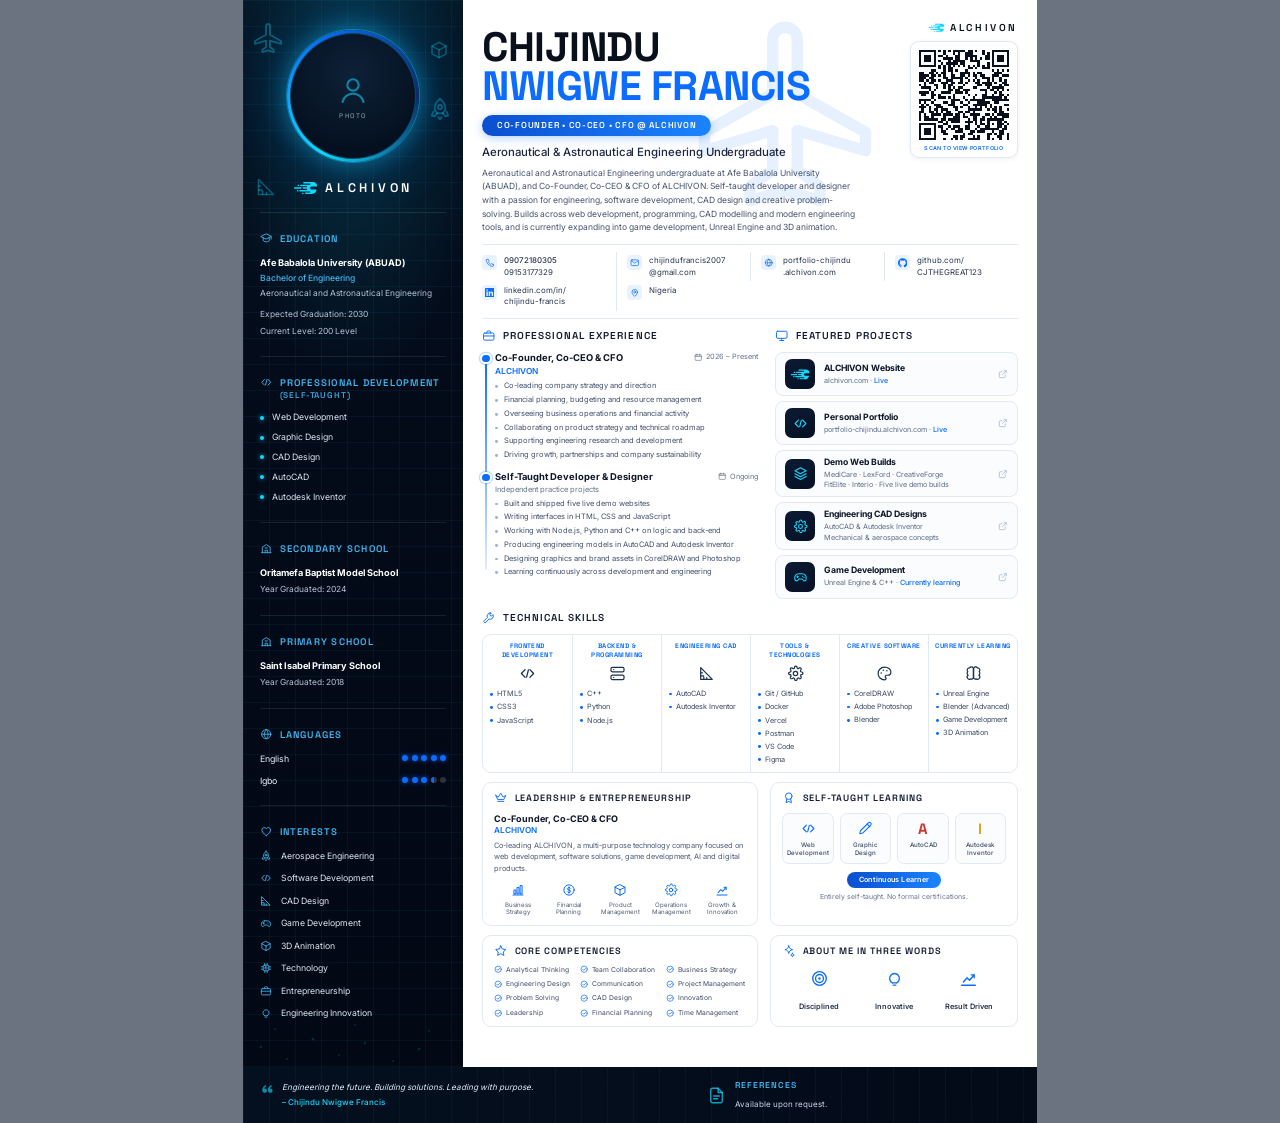
<file: CV/cv.html>
<!doctype html>
<html lang="en">
<head>
<meta charset="utf-8">
<title>Chijindu Nwigwe Francis | CV</title>
<link rel="stylesheet" href="fonts.css">
<link rel="stylesheet" href="cv.css">
</head>
<body>

<!-- ============================================================
     Icon sprite. Inlined rather than referenced from an external
     file because <use href="sprite.svg#id"> is blocked under file://,
     and this document has to open by double-clicking it.
     ============================================================ -->
<svg width="0" height="0" style="position:absolute" aria-hidden="true">
  <defs>
    <g id="s" fill="none" stroke="currentColor" stroke-width="1.7" stroke-linecap="round" stroke-linejoin="round"></g>
  </defs>
  <symbol id="i-cap" viewBox="0 0 24 24" fill="none" stroke="currentColor" stroke-width="1.7" stroke-linecap="round" stroke-linejoin="round">
    <path d="M2 8.4 12 3.5l10 4.9-10 4.9z"/><path d="M6.2 10.7V16c0 1.6 2.6 2.9 5.8 2.9s5.8-1.3 5.8-2.9v-5.3"/><path d="M21.4 8.8v5"/>
  </symbol>
  <symbol id="i-code" viewBox="0 0 24 24" fill="none" stroke="currentColor" stroke-width="1.8" stroke-linecap="round" stroke-linejoin="round">
    <polyline points="8.6 6.5 3.4 12 8.6 17.5"/><polyline points="15.4 6.5 20.6 12 15.4 17.5"/><line x1="13.3" y1="7" x2="10.7" y2="17"/>
  </symbol>
  <symbol id="i-school" viewBox="0 0 24 24" fill="none" stroke="currentColor" stroke-width="1.7" stroke-linecap="round" stroke-linejoin="round">
    <path d="M3 20.5h18"/><path d="M4.5 20.5V9.8L12 5l7.5 4.8v10.7"/><path d="M9.8 20.5v-4.7h4.4v4.7"/><path d="M9.8 11.4h4.4"/>
  </symbol>
  <symbol id="i-globe" viewBox="0 0 24 24" fill="none" stroke="currentColor" stroke-width="1.7" stroke-linecap="round" stroke-linejoin="round">
    <circle cx="12" cy="12" r="8.8"/><path d="M3.2 12h17.6"/><path d="M12 3.2c2.4 2.5 3.6 5.5 3.6 8.8s-1.2 6.3-3.6 8.8c-2.4-2.5-3.6-5.5-3.6-8.8S9.6 5.7 12 3.2z"/>
  </symbol>
  <symbol id="i-heart" viewBox="0 0 24 24" fill="none" stroke="currentColor" stroke-width="1.7" stroke-linecap="round" stroke-linejoin="round">
    <path d="M12 20.3S3.6 15.4 3.6 9.6a4.6 4.6 0 0 1 8.4-2.6 4.6 4.6 0 0 1 8.4 2.6c0 5.8-8.4 10.7-8.4 10.7z"/>
  </symbol>
  <symbol id="i-rocket" viewBox="0 0 24 24" fill="none" stroke="currentColor" stroke-width="1.7" stroke-linecap="round" stroke-linejoin="round">
    <path d="M12 2.6c3.2 2.4 5 6 5 9.9l-2.4 3.4H9.4L7 12.5c0-3.9 1.8-7.5 5-9.9z"/><circle cx="12" cy="10.2" r="1.9"/>
    <path d="M9.4 15.9 7 18.8l-2.6-.8 1.6-3.6"/><path d="m14.6 15.9 2.4 2.9 2.6-.8-1.6-3.6"/><path d="M10.6 19.4 12 21.6l1.4-2.2"/>
  </symbol>
  <symbol id="i-compass" viewBox="0 0 24 24" fill="none" stroke="currentColor" stroke-width="1.7" stroke-linecap="round" stroke-linejoin="round">
    <path d="M3.8 20.2h16.4L3.8 3.8z"/><path d="M3.8 15.4h4M3.8 11h2.6M8.2 20.2v-3.6M12.4 20.2v-2.4"/>
  </symbol>
  <symbol id="i-gamepad" viewBox="0 0 24 24" fill="none" stroke="currentColor" stroke-width="1.7" stroke-linecap="round" stroke-linejoin="round">
    <path d="M9.3 7.6h5.4a6.5 6.5 0 0 1 6.4 7.6l-.3 1.7a2.5 2.5 0 0 1-4.5 1.1l-1.4-1.9H9.1L7.7 18a2.5 2.5 0 0 1-4.5-1.1l-.3-1.7A6.5 6.5 0 0 1 9.3 7.6z"/>
    <path d="M7.4 11.1v2.6M6.1 12.4h2.6"/><circle cx="15.4" cy="11.7" r=".95" fill="currentColor" stroke="none"/><circle cx="17.6" cy="13.5" r=".95" fill="currentColor" stroke="none"/>
  </symbol>
  <symbol id="i-cube" viewBox="0 0 24 24" fill="none" stroke="currentColor" stroke-width="1.7" stroke-linecap="round" stroke-linejoin="round">
    <path d="m12 2.8 8.4 4.6v9.2L12 21.2 3.6 16.6V7.4z"/><path d="m3.6 7.4 8.4 4.6 8.4-4.6"/><path d="M12 12v9.2"/>
  </symbol>
  <symbol id="i-chip" viewBox="0 0 24 24" fill="none" stroke="currentColor" stroke-width="1.7" stroke-linecap="round" stroke-linejoin="round">
    <rect x="6.4" y="6.4" width="11.2" height="11.2" rx="2.2"/><rect x="10" y="10" width="4" height="4" rx=".8"/>
    <path d="M9.6 2.9v3.5M14.4 2.9v3.5M9.6 17.6v3.5M14.4 17.6v3.5M2.9 9.6h3.5M2.9 14.4h3.5M17.6 9.6h3.5M17.6 14.4h3.5"/>
  </symbol>
  <symbol id="i-briefcase" viewBox="0 0 24 24" fill="none" stroke="currentColor" stroke-width="1.7" stroke-linecap="round" stroke-linejoin="round">
    <rect x="2.7" y="7.2" width="18.6" height="12.6" rx="2.4"/><path d="M8.6 7.2V5.6a2 2 0 0 1 2-2h2.8a2 2 0 0 1 2 2v1.6"/><path d="M2.7 12.4h18.6"/>
  </symbol>
  <symbol id="i-bulb" viewBox="0 0 24 24" fill="none" stroke="currentColor" stroke-width="1.7" stroke-linecap="round" stroke-linejoin="round">
    <path d="M9.2 17.4a6.2 6.2 0 1 1 5.6 0"/><path d="M9.6 17.6h4.8"/><path d="M10.4 20.4h3.2"/>
  </symbol>
  <symbol id="i-monitor" viewBox="0 0 24 24" fill="none" stroke="currentColor" stroke-width="1.7" stroke-linecap="round" stroke-linejoin="round">
    <rect x="2.6" y="4" width="18.8" height="12.6" rx="2.2"/><path d="M8.4 20.4h7.2"/><path d="M12 16.6v3.8"/>
  </symbol>
  <symbol id="i-wrench" viewBox="0 0 24 24" fill="none" stroke="currentColor" stroke-width="1.7" stroke-linecap="round" stroke-linejoin="round">
    <path d="M14.6 3.4a5.6 5.6 0 0 0-5 8.1L3.9 17.2a2 2 0 0 0 0 2.9 2 2 0 0 0 2.9 0l5.7-5.7a5.6 5.6 0 0 0 6.9-7.9l-3 3-2.8-2.8 3-3a5.6 5.6 0 0 0-2-.3z"/>
  </symbol>
  <symbol id="i-crown" viewBox="0 0 24 24" fill="none" stroke="currentColor" stroke-width="1.7" stroke-linecap="round" stroke-linejoin="round">
    <path d="M3 7.6 6.6 15h10.8L21 7.6l-4.7 3L12 4.2 7.7 10.6z"/><path d="M6.6 18.4h10.8"/>
  </symbol>
  <symbol id="i-award" viewBox="0 0 24 24" fill="none" stroke="currentColor" stroke-width="1.7" stroke-linecap="round" stroke-linejoin="round">
    <circle cx="12" cy="9.2" r="5.8"/><path d="m8.6 14.2-1.4 6.6L12 18.6l4.8 2.2-1.4-6.6"/>
  </symbol>
  <symbol id="i-star" viewBox="0 0 24 24" fill="none" stroke="currentColor" stroke-width="1.7" stroke-linecap="round" stroke-linejoin="round">
    <path d="m12 3.2 2.75 5.7 6.25.85-4.55 4.35 1.1 6.2L12 17.2l-5.55 3.1 1.1-6.2L3 9.75l6.25-.85z"/>
  </symbol>
  <symbol id="i-sparkle" viewBox="0 0 24 24" fill="none" stroke="currentColor" stroke-width="1.7" stroke-linecap="round" stroke-linejoin="round">
    <path d="M12 3.2c.9 4.2 2.6 5.9 6.8 6.8-4.2.9-5.9 2.6-6.8 6.8-.9-4.2-2.6-5.9-6.8-6.8 4.2-.9 5.9-2.6 6.8-6.8z"/><path d="M18.6 16.4c.4 1.9 1.2 2.7 3.1 3.1-1.9.4-2.7 1.2-3.1 3.1-.4-1.9-1.2-2.7-3.1-3.1 1.9-.4 2.7-1.2 3.1-3.1z"/>
  </symbol>
  <symbol id="i-doc" viewBox="0 0 24 24" fill="none" stroke="currentColor" stroke-width="1.7" stroke-linecap="round" stroke-linejoin="round">
    <path d="M14 2.9H6.9a2.2 2.2 0 0 0-2.2 2.2v13.8a2.2 2.2 0 0 0 2.2 2.2h10.2a2.2 2.2 0 0 0 2.2-2.2V8.2z"/><path d="M14 2.9v5.3h5.3"/><path d="M8.4 12.6h7.2M8.4 16.1h5"/>
  </symbol>
  <symbol id="i-quote" viewBox="0 0 24 24" fill="currentColor" stroke="none">
    <path d="M9.4 5.4C6 6.9 3.8 10 3.8 13.6c0 3 1.8 5 4.3 5 2.2 0 3.8-1.6 3.8-3.8 0-2.1-1.5-3.6-3.5-3.6-.4 0-.8.1-1 .2.5-1.9 2.1-3.6 4.1-4.5zm9.6 0c-3.4 1.5-5.6 4.6-5.6 8.2 0 3 1.8 5 4.3 5 2.2 0 3.8-1.6 3.8-3.8 0-2.1-1.5-3.6-3.5-3.6-.4 0-.8.1-1 .2.5-1.9 2.1-3.6 4.1-4.5z"/>
  </symbol>
  <symbol id="i-phone" viewBox="0 0 24 24" fill="none" stroke="currentColor" stroke-width="1.8" stroke-linecap="round" stroke-linejoin="round">
    <path d="M21 16.9v2.7a1.8 1.8 0 0 1-2 1.8 17.8 17.8 0 0 1-7.8-2.8 17.5 17.5 0 0 1-5.4-5.4A17.8 17.8 0 0 1 3 5.4 1.8 1.8 0 0 1 4.8 3.4h2.7a1.8 1.8 0 0 1 1.8 1.6c.1.9.3 1.8.7 2.6a1.8 1.8 0 0 1-.4 1.9l-1.1 1.1a14.4 14.4 0 0 0 5.4 5.4l1.1-1.1a1.8 1.8 0 0 1 1.9-.4c.8.4 1.7.6 2.6.7a1.8 1.8 0 0 1 1.5 1.7z"/>
  </symbol>
  <symbol id="i-mail" viewBox="0 0 24 24" fill="none" stroke="currentColor" stroke-width="1.8" stroke-linecap="round" stroke-linejoin="round">
    <rect x="2.6" y="4.8" width="18.8" height="14.4" rx="2.4"/><path d="m3.4 7 8.6 6 8.6-6"/>
  </symbol>
  <symbol id="i-pin" viewBox="0 0 24 24" fill="none" stroke="currentColor" stroke-width="1.8" stroke-linecap="round" stroke-linejoin="round">
    <path d="M19 10.4c0 5.4-7 11-7 11s-7-5.6-7-11a7 7 0 0 1 14 0z"/><circle cx="12" cy="10.2" r="2.6"/>
  </symbol>
  <symbol id="i-github" viewBox="0 0 24 24" fill="currentColor" stroke="none">
    <path d="M12 .5C5.37.5 0 5.87 0 12.5c0 5.3 3.44 9.8 8.2 11.39.6.11.82-.26.82-.58l-.01-2.05c-3.34.73-4.04-1.61-4.04-1.61-.55-1.39-1.34-1.76-1.34-1.76-1.09-.75.08-.73.08-.73 1.2.09 1.84 1.24 1.84 1.24 1.07 1.83 2.81 1.3 3.5.99.11-.78.42-1.3.76-1.6-2.67-.3-5.47-1.34-5.47-5.96 0-1.32.47-2.39 1.24-3.23-.13-.3-.54-1.53.11-3.18 0 0 1.01-.32 3.3 1.23a11.5 11.5 0 0 1 6.01 0c2.29-1.55 3.3-1.23 3.3-1.23.65 1.65.24 2.88.12 3.18.77.84 1.23 1.91 1.23 3.23 0 4.63-2.8 5.65-5.48 5.95.43.37.81 1.1.81 2.22l-.01 3.29c0 .32.21.7.83.58A12 12 0 0 0 24 12.5C24 5.87 18.63.5 12 .5z"/>
  </symbol>
  <symbol id="i-linkedin" viewBox="0 0 24 24" fill="currentColor" stroke="none">
    <path d="M20.45 20.45h-3.56v-5.57c0-1.33-.02-3.04-1.85-3.04-1.85 0-2.14 1.45-2.14 2.94v5.67H9.35V9h3.41v1.56h.05a3.74 3.74 0 0 1 3.37-1.85c3.6 0 4.27 2.37 4.27 5.46v6.28zM5.34 7.43a2.07 2.07 0 1 1 0-4.13 2.07 2.07 0 0 1 0 4.13zM7.12 20.45H3.56V9h3.56v11.45zM22.22 0H1.77C.79 0 0 .77 0 1.72v20.56C0 23.23.79 24 1.77 24h20.45c.98 0 1.78-.77 1.78-1.72V1.72C24 .77 23.2 0 22.22 0z"/>
  </symbol>
  <symbol id="i-server" viewBox="0 0 24 24" fill="none" stroke="currentColor" stroke-width="1.7" stroke-linecap="round" stroke-linejoin="round">
    <rect x="2.8" y="3.4" width="18.4" height="6.2" rx="2"/><rect x="2.8" y="14.4" width="18.4" height="6.2" rx="2"/>
    <path d="M6.6 6.5h.02M6.6 17.5h.02"/>
  </symbol>
  <symbol id="i-palette" viewBox="0 0 24 24" fill="none" stroke="currentColor" stroke-width="1.7" stroke-linecap="round" stroke-linejoin="round">
    <path d="M12 3a9 9 0 0 0 0 18c1.4 0 2.2-.9 2.2-2 0-.6-.2-1-.6-1.4-.4-.4-.6-.8-.6-1.3 0-1 .8-1.8 1.9-1.8h1.4A4.7 4.7 0 0 0 21 9.8C21 6 16.9 3 12 3z"/>
    <circle cx="7.4" cy="11.4" r="1.1" fill="currentColor" stroke="none"/><circle cx="10.4" cy="7.4" r="1.1" fill="currentColor" stroke="none"/><circle cx="15.4" cy="8.2" r="1.1" fill="currentColor" stroke="none"/>
  </symbol>
  <symbol id="i-brain" viewBox="0 0 24 24" fill="none" stroke="currentColor" stroke-width="1.7" stroke-linecap="round" stroke-linejoin="round">
    <path d="M12 5.2a3 3 0 0 0-5.6-1.1A3.1 3.1 0 0 0 4 9.4a3.2 3.2 0 0 0 .5 4.9A3 3 0 0 0 8 19.6a3 3 0 0 0 4-1.5z"/>
    <path d="M12 5.2a3 3 0 0 1 5.6-1.1A3.1 3.1 0 0 1 20 9.4a3.2 3.2 0 0 1-.5 4.9A3 3 0 0 1 16 19.6a3 3 0 0 1-4-1.5z"/><path d="M12 5.2v12.9"/>
  </symbol>
  <symbol id="i-gear" viewBox="0 0 24 24" fill="none" stroke="currentColor" stroke-width="1.7" stroke-linecap="round" stroke-linejoin="round">
    <circle cx="12" cy="12" r="3.1"/>
    <path d="M19.2 14.4a1.5 1.5 0 0 0 .3 1.7l.1.1a1.8 1.8 0 1 1-2.6 2.6l-.1-.1a1.5 1.5 0 0 0-1.7-.3 1.5 1.5 0 0 0-.9 1.4v.2a1.8 1.8 0 1 1-3.6 0v-.1a1.5 1.5 0 0 0-1-1.4 1.5 1.5 0 0 0-1.7.3l-.1.1a1.8 1.8 0 1 1-2.6-2.6l.1-.1a1.5 1.5 0 0 0 .3-1.7 1.5 1.5 0 0 0-1.4-.9h-.2a1.8 1.8 0 1 1 0-3.6h.1a1.5 1.5 0 0 0 1.4-1 1.5 1.5 0 0 0-.3-1.7l-.1-.1a1.8 1.8 0 1 1 2.6-2.6l.1.1a1.5 1.5 0 0 0 1.7.3h.1a1.5 1.5 0 0 0 .9-1.4v-.2a1.8 1.8 0 1 1 3.6 0v.1a1.5 1.5 0 0 0 .9 1.4 1.5 1.5 0 0 0 1.7-.3l.1-.1a1.8 1.8 0 1 1 2.6 2.6l-.1.1a1.5 1.5 0 0 0-.3 1.7v.1a1.5 1.5 0 0 0 1.4.9h.2a1.8 1.8 0 1 1 0 3.6h-.1a1.5 1.5 0 0 0-1.4.9z"/>
  </symbol>
  <symbol id="i-chart" viewBox="0 0 24 24" fill="none" stroke="currentColor" stroke-width="1.8" stroke-linecap="round" stroke-linejoin="round">
    <path d="M3.4 20.6h17.2"/><rect x="5" y="12" width="3.4" height="6.6" rx="1"/><rect x="10.3" y="7.6" width="3.4" height="11" rx="1"/><rect x="15.6" y="4.2" width="3.4" height="14.4" rx="1"/>
  </symbol>
  <symbol id="i-coins" viewBox="0 0 24 24" fill="none" stroke="currentColor" stroke-width="1.7" stroke-linecap="round" stroke-linejoin="round">
    <circle cx="12" cy="12" r="8.8"/><path d="M12 6.6v10.8"/><path d="M14.8 9.1a3 3 0 0 0-2.8-1.3c-1.7 0-2.8.9-2.8 2.1 0 3 5.6 1.5 5.6 4.4 0 1.3-1.2 2.2-2.8 2.2a3.1 3.1 0 0 1-2.9-1.4"/>
  </symbol>
  <symbol id="i-box" viewBox="0 0 24 24" fill="none" stroke="currentColor" stroke-width="1.7" stroke-linecap="round" stroke-linejoin="round">
    <path d="m12 2.9 8.5 4.4v9.4L12 21.1l-8.5-4.4V7.3z"/><path d="m3.5 7.3 8.5 4.4 8.5-4.4M12 11.7v9.4"/>
  </symbol>
  <symbol id="i-trend" viewBox="0 0 24 24" fill="none" stroke="currentColor" stroke-width="1.8" stroke-linecap="round" stroke-linejoin="round">
    <path d="M3.4 20.6h17.2"/><path d="M5.6 16.4 10 11.2l3.4 3 5.4-6.6"/><path d="M15.4 7.4h3.8v3.8"/>
  </symbol>
  <symbol id="i-target" viewBox="0 0 24 24" fill="none" stroke="currentColor" stroke-width="1.7" stroke-linecap="round" stroke-linejoin="round">
    <circle cx="12" cy="12" r="8.6"/><circle cx="12" cy="12" r="5"/><circle cx="12" cy="12" r="1.5" fill="currentColor" stroke="none"/>
  </symbol>
  <symbol id="i-check" viewBox="0 0 24 24" fill="none" stroke="currentColor" stroke-width="2" stroke-linecap="round" stroke-linejoin="round">
    <circle cx="12" cy="12" r="9"/><path d="m8 12.3 2.7 2.7L16 9.6"/>
  </symbol>
  <symbol id="i-ext" viewBox="0 0 24 24" fill="none" stroke="currentColor" stroke-width="1.9" stroke-linecap="round" stroke-linejoin="round">
    <path d="M14.4 4.2h5.4v5.4"/><path d="M19.8 4.2 10.8 13.2"/><path d="M17.4 14v4.8a2 2 0 0 1-2 2H5.2a2 2 0 0 1-2-2V8.6a2 2 0 0 1 2-2H10"/>
  </symbol>
  <symbol id="i-cal" viewBox="0 0 24 24" fill="none" stroke="currentColor" stroke-width="1.8" stroke-linecap="round" stroke-linejoin="round">
    <rect x="3.2" y="5" width="17.6" height="15.8" rx="2.2"/><path d="M3.2 9.8h17.6M8.2 3v4M15.8 3v4"/>
  </symbol>
  <symbol id="i-layers" viewBox="0 0 24 24" fill="none" stroke="currentColor" stroke-width="1.7" stroke-linecap="round" stroke-linejoin="round">
    <path d="m12 2.8 9 4.8-9 4.8-9-4.8z"/><path d="m3 12.4 9 4.8 9-4.8"/><path d="m3 16.9 9 4.8 9-4.8"/>
  </symbol>
  <symbol id="i-pen" viewBox="0 0 24 24" fill="none" stroke="currentColor" stroke-width="1.7" stroke-linecap="round" stroke-linejoin="round">
    <path d="M16.6 2.9a2.6 2.6 0 0 1 3.7 3.7L7.6 19.3l-4.8 1.1 1.1-4.8z"/><path d="m14.6 4.9 4.5 4.5"/>
  </symbol>
  <symbol id="i-user" viewBox="0 0 24 24" fill="none" stroke="currentColor" stroke-width="1.5" stroke-linecap="round" stroke-linejoin="round">
    <circle cx="12" cy="8.4" r="4"/><path d="M4.6 20.4a7.6 7.6 0 0 1 14.8 0"/>
  </symbol>
  <symbol id="i-plane" viewBox="0 0 24 24" fill="none" stroke="currentColor" stroke-width="1.3" stroke-linecap="round" stroke-linejoin="round">
    <path d="M10.6 2.8a1.4 1.4 0 0 1 2.8 0V9l7.8 4.4v2.1l-7.8-2.3v4.5l2.6 1.9v1.6L12 20.1l-4 1.1v-1.6l2.6-1.9v-4.5L2.8 15.5v-2.1L10.6 9z"/>
  </symbol>
  <symbol id="i-alchivon" viewBox="0 0 257 144" fill="currentColor" stroke="none">
    <path d="M 111 10.706 C 105.380 12.760, 103.609 17.962, 107.043 22.327 L 109.085 24.924 142.508 25.212 C 178.402 25.521, 177.869 25.442, 179.455 30.733 C 179.944 32.367, 179.448 33.643, 177.608 35.483 L 175.091 38 126.045 38 C 78.333 38, 76.946 38.054, 75 40 C 72.306 42.694, 72.358 48.109, 75.103 50.595 C 77.056 52.364, 79.555 52.536, 110.141 53 C 145.919 53.543, 144.952 53.371, 144.985 59.193 C 145.014 64.399, 142.581 65, 121.466 65 C 99.804 65, 98 65.574, 98 72.466 C 98 79.259, 100.424 80, 122.635 80 C 140.667 80, 142.138 80.138, 144 82 C 145.100 83.100, 146 84.900, 146 86 C 146 87.100, 145.100 88.900, 144 90 C 142.074 91.926, 140.667 92, 106.135 92 C 71.365 92, 70.189 92.063, 67.635 94.073 C 64.191 96.782, 64.043 101.752, 67.314 104.826 L 69.629 107 122.659 107 C 181.255 107, 179 106.750, 179 113.257 C 179 118.818, 178.112 119, 151.039 119 C 122.793 119, 121.909 119.220, 121.709 126.300 C 121.501 133.634, 120.611 133.465, 161.113 133.786 C 199.431 134.091, 204.684 133.665, 213.733 129.522 C 225.182 124.280, 239.103 106.104, 240.682 94.337 C 241.611 87.409, 241.586 87.402, 211.848 86.591 C 188.678 85.959, 185.170 85.650, 182.515 84.006 C 173.524 78.437, 173.997 64.343, 183.347 59.226 C 186.077 57.731, 190.252 57.459, 214.499 57.190 C 248.137 56.819, 247.439 57.061, 246.823 45.981 C 245.907 29.500, 231.006 14.177, 212.918 11.114 C 206.202 9.977, 114.004 9.608, 111 10.706 M 48 40 C 45.473 42.527, 45.433 47.079, 47.912 50.139 C 49.547 52.159, 50.715 52.500, 56 52.500 C 61.285 52.500, 62.453 52.159, 64.088 50.139 C 66.574 47.070, 66.521 42.936, 63.961 40.189 C 61.119 37.138, 50.982 37.018, 48 40 M 12.174 67.314 C 9.290 70.385, 9.403 74.493, 12.455 77.545 L 14.909 80 49.780 80 L 84.651 80 86.826 77.686 C 89.593 74.740, 89.676 69.676, 87 67 C 85.075 65.075, 83.667 65, 49.674 65 L 14.349 65 12.174 67.314 M 41.635 94.073 C 38.349 96.657, 38.073 101.628, 41.039 104.811 C 43.861 107.841, 52.625 107.929, 55.811 104.961 C 61.283 99.864, 56.847 92, 48.500 92 C 45.735 92, 43.357 92.718, 41.635 94.073 M 94.557 122.223 C 90.358 128.216, 95.117 134.532, 103.242 133.751 C 109.034 133.194, 111 131.347, 111 126.464 C 111 121.815, 108.397 120, 101.728 120 C 97.060 120, 95.851 120.375, 94.557 122.223"/>
  </symbol>
</svg>

<div class="page">
  <div class="page__body">

    <!-- ============================ SIDEBAR ============================ -->
    <aside class="side">
      <svg class="blueprint-art bp-1" viewBox="0 0 24 24"><use href="#i-plane"/></svg>
      <svg class="blueprint-art bp-2" viewBox="0 0 24 24"><use href="#i-rocket"/></svg>
      <svg class="blueprint-art bp-3" viewBox="0 0 24 24"><use href="#i-cube"/></svg>
      <svg class="blueprint-art bp-4" viewBox="0 0 24 24"><use href="#i-compass"/></svg>
      <svg class="bp-dots" viewBox="0 0 200 90" fill="rgba(18,216,255,.35)" preserveAspectRatio="none">
        <circle cx="18" cy="70" r="1.2"/><circle cx="44" cy="82" r="1"/><circle cx="70" cy="62" r="1.4"/>
        <circle cx="96" cy="78" r="1"/><circle cx="122" cy="66" r="1.2"/><circle cx="150" cy="84" r="1"/>
        <circle cx="176" cy="72" r="1.3"/><circle cx="32" cy="52" r="1"/><circle cx="112" cy="48" r="1"/>
        <circle cx="186" cy="54" r="1.1"/>
      </svg>

      <!-- Portrait. Swap the placeholder for <img src="../assets/img/chijindu.jpg" alt=""> -->
      <div class="portrait">
        <div class="portrait__ring">
          <div class="portrait__inner">
            <svg class="i portrait__ph"><use href="#i-user"/></svg>
            <span class="portrait__ph-t">Photo</span>
          </div>
        </div>
      </div>

      <div class="side-brand">
        <svg viewBox="0 0 257 144"><use href="#i-alchivon"/></svg>
        <span>ALCHIVON</span>
      </div>

      <section class="sblock">
        <h2 class="sblock__h"><svg class="i"><use href="#i-cap"/></svg>Education</h2>
        <p class="edu__school">Afe Babalola University (ABUAD)</p>
        <p class="edu__degree">Bachelor of Engineering</p>
        <p class="edu__line">Aeronautical and Astronautical Engineering</p>
        <p class="edu__line edu__line--pad">Expected Graduation: 2030</p>
        <p class="edu__line">Current Level: 200 Level</p>
      </section>

      <section class="sblock">
        <h2 class="sblock__h"><svg class="i"><use href="#i-code"/></svg><span>Professional Development<small>(Self-Taught)</small></span></h2>
        <ul class="dlist">
          <li>Web Development</li>
          <li>Graphic Design</li>
          <li>CAD Design</li>
          <li>AutoCAD</li>
          <li>Autodesk Inventor</li>
        </ul>
      </section>

      <section class="sblock">
        <h2 class="sblock__h"><svg class="i"><use href="#i-school"/></svg>Secondary School</h2>
        <p class="edu__school">Oritamefa Baptist Model School</p>
        <p class="edu__line">Year Graduated: 2024</p>
      </section>

      <section class="sblock">
        <h2 class="sblock__h"><svg class="i"><use href="#i-school"/></svg>Primary School</h2>
        <p class="edu__school">Saint Isabel Primary School</p>
        <p class="edu__line">Year Graduated: 2018</p>
      </section>

      <section class="sblock">
        <h2 class="sblock__h"><svg class="i"><use href="#i-globe"/></svg>Languages</h2>
        <div class="lang">
          <span class="lang__n">English</span>
          <span class="lang__d"><i class="dot dot--on"></i><i class="dot dot--on"></i><i class="dot dot--on"></i><i class="dot dot--on"></i><i class="dot dot--on"></i></span>
        </div>
        <div class="lang">
          <span class="lang__n">Igbo</span>
          <span class="lang__d"><i class="dot dot--on"></i><i class="dot dot--on"></i><i class="dot dot--on"></i><i class="dot dot--half"></i><i class="dot"></i></span>
        </div>
      </section>

      <section class="sblock">
        <h2 class="sblock__h"><svg class="i"><use href="#i-heart"/></svg>Interests</h2>
        <ul class="ints">
          <li><svg class="i"><use href="#i-rocket"/></svg>Aerospace Engineering</li>
          <li><svg class="i"><use href="#i-code"/></svg>Software Development</li>
          <li><svg class="i"><use href="#i-compass"/></svg>CAD Design</li>
          <li><svg class="i"><use href="#i-gamepad"/></svg>Game Development</li>
          <li><svg class="i"><use href="#i-cube"/></svg>3D Animation</li>
          <li><svg class="i"><use href="#i-chip"/></svg>Technology</li>
          <li><svg class="i"><use href="#i-briefcase"/></svg>Entrepreneurship</li>
          <li><svg class="i"><use href="#i-bulb"/></svg>Engineering Innovation</li>
        </ul>
      </section>
    </aside>

    <!-- ============================ MAIN ============================ -->
    <main class="main">

      <header class="mast">
        <svg class="mast__art" viewBox="0 0 24 24"><use href="#i-plane"/></svg>
        <div class="mast__brand">
          <svg viewBox="0 0 257 144"><use href="#i-alchivon"/></svg>
          <span>ALCHIVON</span>
        </div>

        <div class="mast__grid">
          <div class="mast__left">
            <h1 class="name">Chijindu<br><span class="name--blue">Nwigwe Francis</span></h1>
            <p class="roles">Co-Founder &bull; Co-CEO &bull; CFO @ ALCHIVON</p>
            <p class="subtitle">Aeronautical &amp; Astronautical Engineering Undergraduate</p>
            <p class="summary">
              Aeronautical and Astronautical Engineering undergraduate at Afe Babalola University
              (ABUAD), and Co-Founder, Co-CEO &amp; CFO of ALCHIVON. Self-taught developer and
              designer with a passion for engineering, software development, CAD design and
              creative problem-solving. Builds across web development, programming, CAD modelling
              and modern engineering tools, and is currently expanding into game development,
              Unreal Engine and 3D animation.
            </p>
          </div>

          <div class="qr">
            <svg viewBox="0 0 37 37" shape-rendering="crispEdges"><path stroke="#0A0F1C" d="M0 0.5h7m1 0h1m1 0h1m1 0h1m1 0h5m1 0h2m1 0h1m2 0h1m3 0h7M0 1.5h1m5 0h1m3 0h1m3 0h1m1 0h1m2 0h3m4 0h1m1 0h1m1 0h1m5 0h1M0 2.5h1m1 0h3m1 0h1m1 0h2m1 0h1m3 0h2m2 0h5m3 0h2m1 0h1m1 0h3m1 0h1M0 3.5h1m1 0h3m1 0h1m3 0h4m1 0h2m2 0h1m1 0h1m1 0h1m1 0h1m1 0h2m1 0h1m1 0h3m1 0h1M0 4.5h1m1 0h3m1 0h1m1 0h1m3 0h1m1 0h5m2 0h4m5 0h1m1 0h3m1 0h1M0 5.5h1m5 0h1m2 0h1m1 0h5m1 0h2m5 0h1m3 0h1m1 0h1m5 0h1M0 6.5h7m1 0h1m1 0h1m1 0h1m1 0h1m1 0h1m1 0h1m1 0h1m1 0h1m1 0h1m1 0h1m1 0h1m1 0h7M8 7.5h1m1 0h1m1 0h2m6 0h2m1 0h1m2 0h3M5 8.5h2m3 0h1m1 0h2m1 0h1m3 0h1m10 0h1m1 0h1m1 0h1m1 0h1M0 9.5h2m2 0h2m1 0h1m1 0h2m2 0h1m3 0h4m1 0h1m1 0h2m5 0h3M0 10.5h4m1 0h2m1 0h1m1 0h1m2 0h2m2 0h2m1 0h1m1 0h2m1 0h2m3 0h3m1 0h3M0 11.5h3m1 0h2m4 0h2m1 0h5m1 0h1m3 0h1m2 0h3m1 0h1m2 0h1M0 12.5h2m1 0h1m1 0h2m1 0h1m2 0h3m3 0h1m2 0h1m1 0h1m1 0h1m3 0h1m1 0h1m2 0h1m1 0h1M2 13.5h1m1 0h2m3 0h3m1 0h2m1 0h2m1 0h1m3 0h2m1 0h4m1 0h1m2 0h2M0 14.5h1m1 0h1m3 0h2m2 0h1m1 0h2m4 0h1m5 0h2m1 0h3m3 0h1m1 0h2M1 15.5h4m2 0h1m2 0h1m1 0h1m1 0h1m1 0h2m4 0h2m4 0h1m1 0h5M4 16.5h1m1 0h1m5 0h2m1 0h2m1 0h3m4 0h3m1 0h2m1 0h1m1 0h1m1 0h1M0 17.5h4m1 0h1m3 0h4m2 0h3m1 0h1m7 0h1m3 0h1m1 0h1M1 18.5h2m2 0h2m1 0h1m5 0h1m5 0h1m2 0h1m2 0h2m2 0h1m2 0h2m1 0h1M5 19.5h1m2 0h3m1 0h1m1 0h1m3 0h1m3 0h1m3 0h8m1 0h1M0 20.5h5m1 0h1m6 0h4m2 0h1m1 0h6m3 0h7M0 21.5h1m1 0h1m2 0h1m4 0h2m1 0h2m2 0h1m2 0h1m3 0h5m2 0h2M1 22.5h1m1 0h1m2 0h3m3 0h3m3 0h2m2 0h6m1 0h1m5 0h2M0 23.5h3m1 0h1m2 0h3m4 0h2m1 0h1m2 0h1m2 0h1m1 0h1m1 0h1m1 0h1m1 0h1m1 0h1M1 24.5h1m2 0h1m1 0h2m1 0h3m3 0h1m4 0h6m2 0h1m1 0h2m1 0h1m2 0h1M0 25.5h2m2 0h2m1 0h1m1 0h1m1 0h2m3 0h2m1 0h2m1 0h1m8 0h1m1 0h2M0 26.5h1m1 0h1m2 0h4m1 0h4m1 0h2m1 0h1m2 0h4m2 0h2m1 0h1m1 0h5M0 27.5h1m1 0h2m1 0h1m4 0h1m3 0h3m1 0h2m2 0h2m2 0h1m2 0h1m1 0h1m2 0h3M0 28.5h1m1 0h6m1 0h2m1 0h5m3 0h1m1 0h2m1 0h2m1 0h7M8 29.5h2m1 0h1m1 0h4m2 0h3m1 0h1m1 0h1m2 0h1m3 0h2m1 0h1M0 30.5h7m3 0h2m8 0h1m2 0h1m1 0h2m1 0h1m1 0h1m1 0h3m1 0h1M0 31.5h1m5 0h1m1 0h2m2 0h1m1 0h3m2 0h2m3 0h1m2 0h2m3 0h2m1 0h1M0 32.5h1m1 0h3m1 0h1m2 0h1m1 0h1m1 0h2m1 0h2m1 0h2m2 0h1m1 0h8m1 0h2M0 33.5h1m1 0h3m1 0h1m2 0h2m4 0h3m3 0h2m1 0h3m3 0h1m2 0h2M0 34.5h1m1 0h3m1 0h1m3 0h2m6 0h1m1 0h2m6 0h2m1 0h1m1 0h2m1 0h1M0 35.5h1m5 0h1m7 0h2m1 0h2m3 0h1m1 0h1m3 0h1m3 0h2m2 0h1M0 36.5h7m3 0h1m2 0h1m1 0h1m1 0h1m2 0h5m3 0h1m1 0h1m2 0h1m2 0h1"/></svg>
            <p class="qr__t">Scan to view portfolio</p>
          </div>
        </div>
      </header>

      <!-- contact -->
      <section class="contact">
        <div class="contact__i">
          <span class="contact__ic"><svg class="i"><use href="#i-phone"/></svg></span>
          <span class="contact__t"><b>09072180305</b><br>09153177329</span>
        </div>
        <div class="contact__i">
          <span class="contact__ic"><svg class="i"><use href="#i-mail"/></svg></span>
          <span class="contact__t">chijindufrancis2007<br>@gmail.com</span>
        </div>
        <div class="contact__i">
          <span class="contact__ic"><svg class="i"><use href="#i-globe"/></svg></span>
          <span class="contact__t">portfolio-chijindu<br>.alchivon.com</span>
        </div>
        <div class="contact__i">
          <span class="contact__ic"><svg class="i"><use href="#i-github"/></svg></span>
          <span class="contact__t">github.com/<br>CJTHEGREAT123</span>
        </div>
        <div class="contact__i">
          <span class="contact__ic"><svg class="i"><use href="#i-linkedin"/></svg></span>
          <span class="contact__t">linkedin.com/in/<br>chijindu-francis</span>
        </div>
        <div class="contact__i">
          <span class="contact__ic"><svg class="i"><use href="#i-pin"/></svg></span>
          <span class="contact__t">Nigeria</span>
        </div>
      </section>

      <!-- experience + projects -->
      <div class="cols">
        <section class="col-a">
          <h2 class="h"><svg class="i"><use href="#i-briefcase"/></svg>Professional Experience</h2>
          <div class="tl">
            <article class="job">
              <div class="job__top">
                <p class="job__t">Co-Founder, Co-CEO &amp; CFO</p>
                <span class="job__d"><svg class="i"><use href="#i-cal"/></svg>2026 &ndash; Present</span>
              </div>
              <p class="job__c">ALCHIVON</p>
              <ul>
                <li>Co-leading company strategy and direction</li>
                <li>Financial planning, budgeting and resource management</li>
                <li>Overseeing business operations and financial activity</li>
                <li>Collaborating on product strategy and technical roadmap</li>
                <li>Supporting engineering research and development</li>
                <li>Driving growth, partnerships and company sustainability</li>
              </ul>
            </article>

            <article class="job">
              <div class="job__top">
                <p class="job__t">Self-Taught Developer &amp; Designer</p>
                <span class="job__d"><svg class="i"><use href="#i-cal"/></svg>Ongoing</span>
              </div>
              <p class="job__sub">Independent practice projects</p>
              <ul>
                <li>Built and shipped five live demo websites</li>
                <li>Writing interfaces in HTML, CSS and JavaScript</li>
                <li>Working with Node.js, Python and C++ on logic and back-end</li>
                <li>Producing engineering models in AutoCAD and Autodesk Inventor</li>
                <li>Designing graphics and brand assets in CorelDRAW and Photoshop</li>
                <li>Learning continuously across development and engineering</li>
              </ul>
            </article>
          </div>
        </section>

        <section class="col-b">
          <h2 class="h"><svg class="i"><use href="#i-monitor"/></svg>Featured Projects</h2>
          <div class="projs">
            <article class="proj">
              <span class="proj__ic"><svg class="i" viewBox="0 0 257 144" style="width:1.35em"><use href="#i-alchivon"/></svg></span>
              <span class="proj__b">
                <span class="proj__t">ALCHIVON Website</span>
                <span class="proj__s">alchivon.com &middot; <em>Live</em></span>
              </span>
              <svg class="i proj__go"><use href="#i-ext"/></svg>
            </article>
            <article class="proj">
              <span class="proj__ic"><svg class="i"><use href="#i-code"/></svg></span>
              <span class="proj__b">
                <span class="proj__t">Personal Portfolio</span>
                <span class="proj__s">portfolio-chijindu.alchivon.com &middot; <em>Live</em></span>
              </span>
              <svg class="i proj__go"><use href="#i-ext"/></svg>
            </article>
            <article class="proj">
              <span class="proj__ic"><svg class="i"><use href="#i-layers"/></svg></span>
              <span class="proj__b">
                <span class="proj__t">Demo Web Builds</span>
                <span class="proj__s">MediCare &middot; LexFord &middot; CreativeForge<br>FitElite &middot; Interio &middot; Five live demo builds</span>
              </span>
              <svg class="i proj__go"><use href="#i-ext"/></svg>
            </article>
            <article class="proj">
              <span class="proj__ic"><svg class="i"><use href="#i-gear"/></svg></span>
              <span class="proj__b">
                <span class="proj__t">Engineering CAD Designs</span>
                <span class="proj__s">AutoCAD &amp; Autodesk Inventor<br>Mechanical &amp; aerospace concepts</span>
              </span>
              <svg class="i proj__go"><use href="#i-ext"/></svg>
            </article>
            <article class="proj">
              <span class="proj__ic"><svg class="i"><use href="#i-gamepad"/></svg></span>
              <span class="proj__b">
                <span class="proj__t">Game Development</span>
                <span class="proj__s">Unreal Engine &amp; C++ &middot; <em>Currently learning</em></span>
              </span>
              <svg class="i proj__go"><use href="#i-ext"/></svg>
            </article>
          </div>
        </section>
      </div>

      <!-- technical skills -->
      <section style="padding-top:12px">
        <h2 class="h"><svg class="i"><use href="#i-wrench"/></svg>Technical Skills</h2>
        <div class="skills">
          <div class="sk">
            <p class="sk__h">Frontend Development</p>
            <span class="sk__ic"><svg class="i"><use href="#i-code"/></svg></span>
            <ul><li>HTML5</li><li>CSS3</li><li>JavaScript</li></ul>
          </div>
          <div class="sk">
            <p class="sk__h">Backend &amp; Programming</p>
            <span class="sk__ic"><svg class="i"><use href="#i-server"/></svg></span>
            <ul><li>C++</li><li>Python</li><li>Node.js</li></ul>
          </div>
          <div class="sk">
            <p class="sk__h">Engineering CAD</p>
            <span class="sk__ic"><svg class="i"><use href="#i-compass"/></svg></span>
            <ul><li>AutoCAD</li><li>Autodesk Inventor</li></ul>
          </div>
          <div class="sk">
            <p class="sk__h">Tools &amp; Technologies</p>
            <span class="sk__ic"><svg class="i"><use href="#i-gear"/></svg></span>
            <ul><li>Git / GitHub</li><li>Docker</li><li>Vercel</li><li>Postman</li><li>VS Code</li><li>Figma</li></ul>
          </div>
          <div class="sk">
            <p class="sk__h">Creative Software</p>
            <span class="sk__ic"><svg class="i"><use href="#i-palette"/></svg></span>
            <ul><li>CorelDRAW</li><li>Adobe Photoshop</li><li>Blender</li></ul>
          </div>
          <div class="sk">
            <p class="sk__h">Currently Learning</p>
            <span class="sk__ic"><svg class="i"><use href="#i-brain"/></svg></span>
            <ul><li>Unreal Engine</li><li>Blender (Advanced)</li><li>Game Development</li><li>3D Animation</li></ul>
          </div>
        </div>
      </section>

      <!-- leadership + learning -->
      <div class="panels">
        <section class="panel panel--a">
          <h2 class="h"><svg class="i"><use href="#i-crown"/></svg>Leadership &amp; Entrepreneurship</h2>
          <p class="lead__t">Co-Founder, Co-CEO &amp; CFO</p>
          <p class="lead__c">ALCHIVON</p>
          <p class="lead__p">
            Co-leading ALCHIVON, a multi-purpose technology company focused on web development,
            software solutions, game development, AI and digital products.
          </p>
          <div class="pills">
            <div class="pill"><svg class="i"><use href="#i-chart"/></svg><span>Business Strategy</span></div>
            <div class="pill"><svg class="i"><use href="#i-coins"/></svg><span>Financial Planning</span></div>
            <div class="pill"><svg class="i"><use href="#i-box"/></svg><span>Product Management</span></div>
            <div class="pill"><svg class="i"><use href="#i-gear"/></svg><span>Operations Management</span></div>
            <div class="pill"><svg class="i"><use href="#i-trend"/></svg><span>Growth &amp; Innovation</span></div>
          </div>
        </section>

        <section class="panel panel--b">
          <h2 class="h"><svg class="i"><use href="#i-award"/></svg>Self-Taught Learning</h2>
          <div class="certs">
            <div class="cert"><svg class="i"><use href="#i-code"/></svg><span>Web Development</span></div>
            <div class="cert"><svg class="i"><use href="#i-pen"/></svg><span>Graphic Design</span></div>
            <div class="cert cert--red"><span class="glyph">A</span><span>AutoCAD</span></div>
            <div class="cert cert--gold"><span class="glyph">I</span><span>Autodesk Inventor</span></div>
          </div>
          <span class="learner">Continuous Learner</span>
          <p class="learner-note">Entirely self-taught. No formal certifications.</p>
        </section>
      </div>

      <!-- competencies + three words -->
      <div class="panels">
        <section class="panel panel--a">
          <h2 class="h"><svg class="i"><use href="#i-star"/></svg>Core Competencies</h2>
          <ul class="comp">
            <li><svg class="i"><use href="#i-check"/></svg>Analytical Thinking</li>
            <li><svg class="i"><use href="#i-check"/></svg>Team Collaboration</li>
            <li><svg class="i"><use href="#i-check"/></svg>Business Strategy</li>
            <li><svg class="i"><use href="#i-check"/></svg>Engineering Design</li>
            <li><svg class="i"><use href="#i-check"/></svg>Communication</li>
            <li><svg class="i"><use href="#i-check"/></svg>Project Management</li>
            <li><svg class="i"><use href="#i-check"/></svg>Problem Solving</li>
            <li><svg class="i"><use href="#i-check"/></svg>CAD Design</li>
            <li><svg class="i"><use href="#i-check"/></svg>Innovation</li>
            <li><svg class="i"><use href="#i-check"/></svg>Leadership</li>
            <li><svg class="i"><use href="#i-check"/></svg>Financial Planning</li>
            <li><svg class="i"><use href="#i-check"/></svg>Time Management</li>
          </ul>
        </section>

        <section class="panel panel--b">
          <h2 class="h"><svg class="i"><use href="#i-sparkle"/></svg>About Me in Three Words</h2>
          <div class="words">
            <div class="word"><svg class="i"><use href="#i-target"/></svg><span>Disciplined</span></div>
            <div class="word"><svg class="i"><use href="#i-bulb"/></svg><span>Innovative</span></div>
            <div class="word"><svg class="i"><use href="#i-trend"/></svg><span>Result Driven</span></div>
          </div>
        </section>
      </div>

    </main>
  </div>

  <!-- ============================ FOOTER ============================ -->
  <footer class="foot">
    <div class="foot__q">
      <svg class="i"><use href="#i-quote"/></svg>
      <p>Engineering the future. Building solutions. Leading with purpose.
        <cite>&ndash; Chijindu Nwigwe Francis</cite></p>
    </div>
    <div class="foot__r">
      <svg class="i"><use href="#i-doc"/></svg>
      <div><b>References</b><span>Available upon request.</span></div>
    </div>
  </footer>
</div>

</body>
</html>
</file>
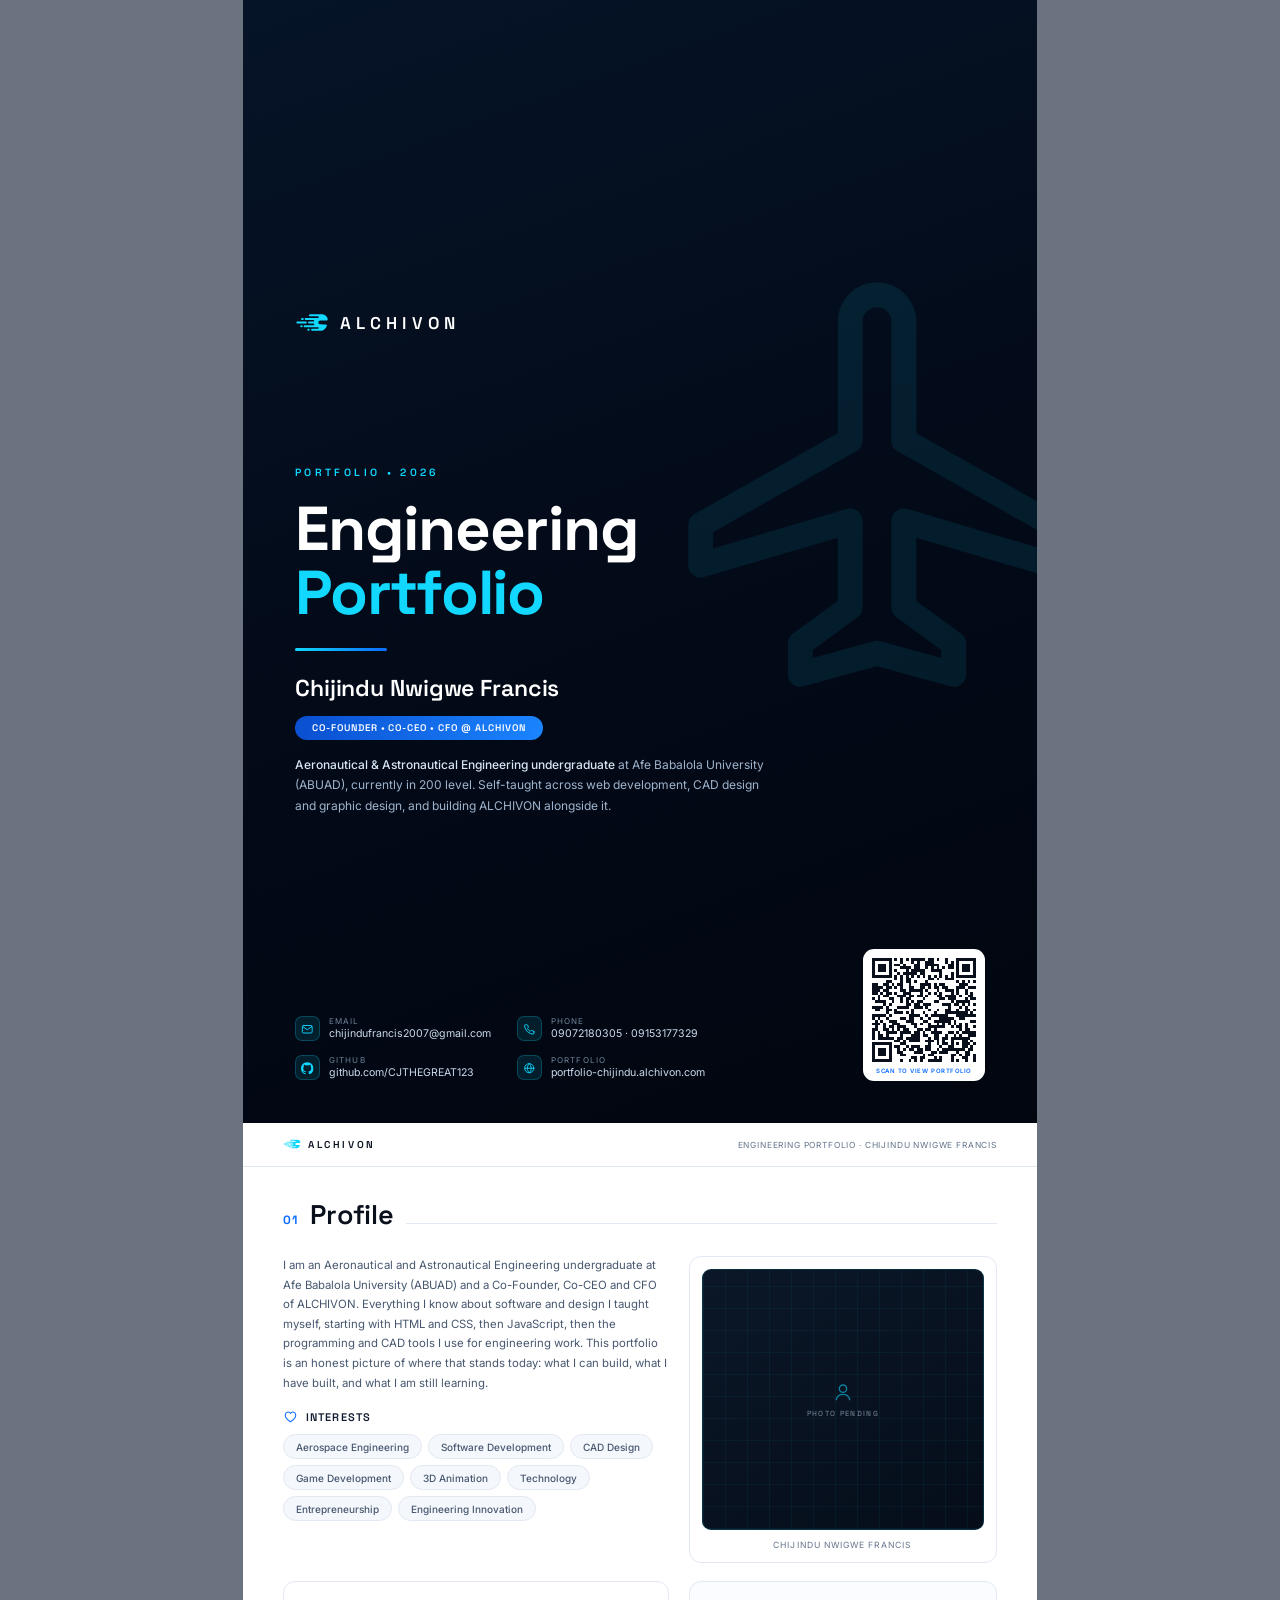
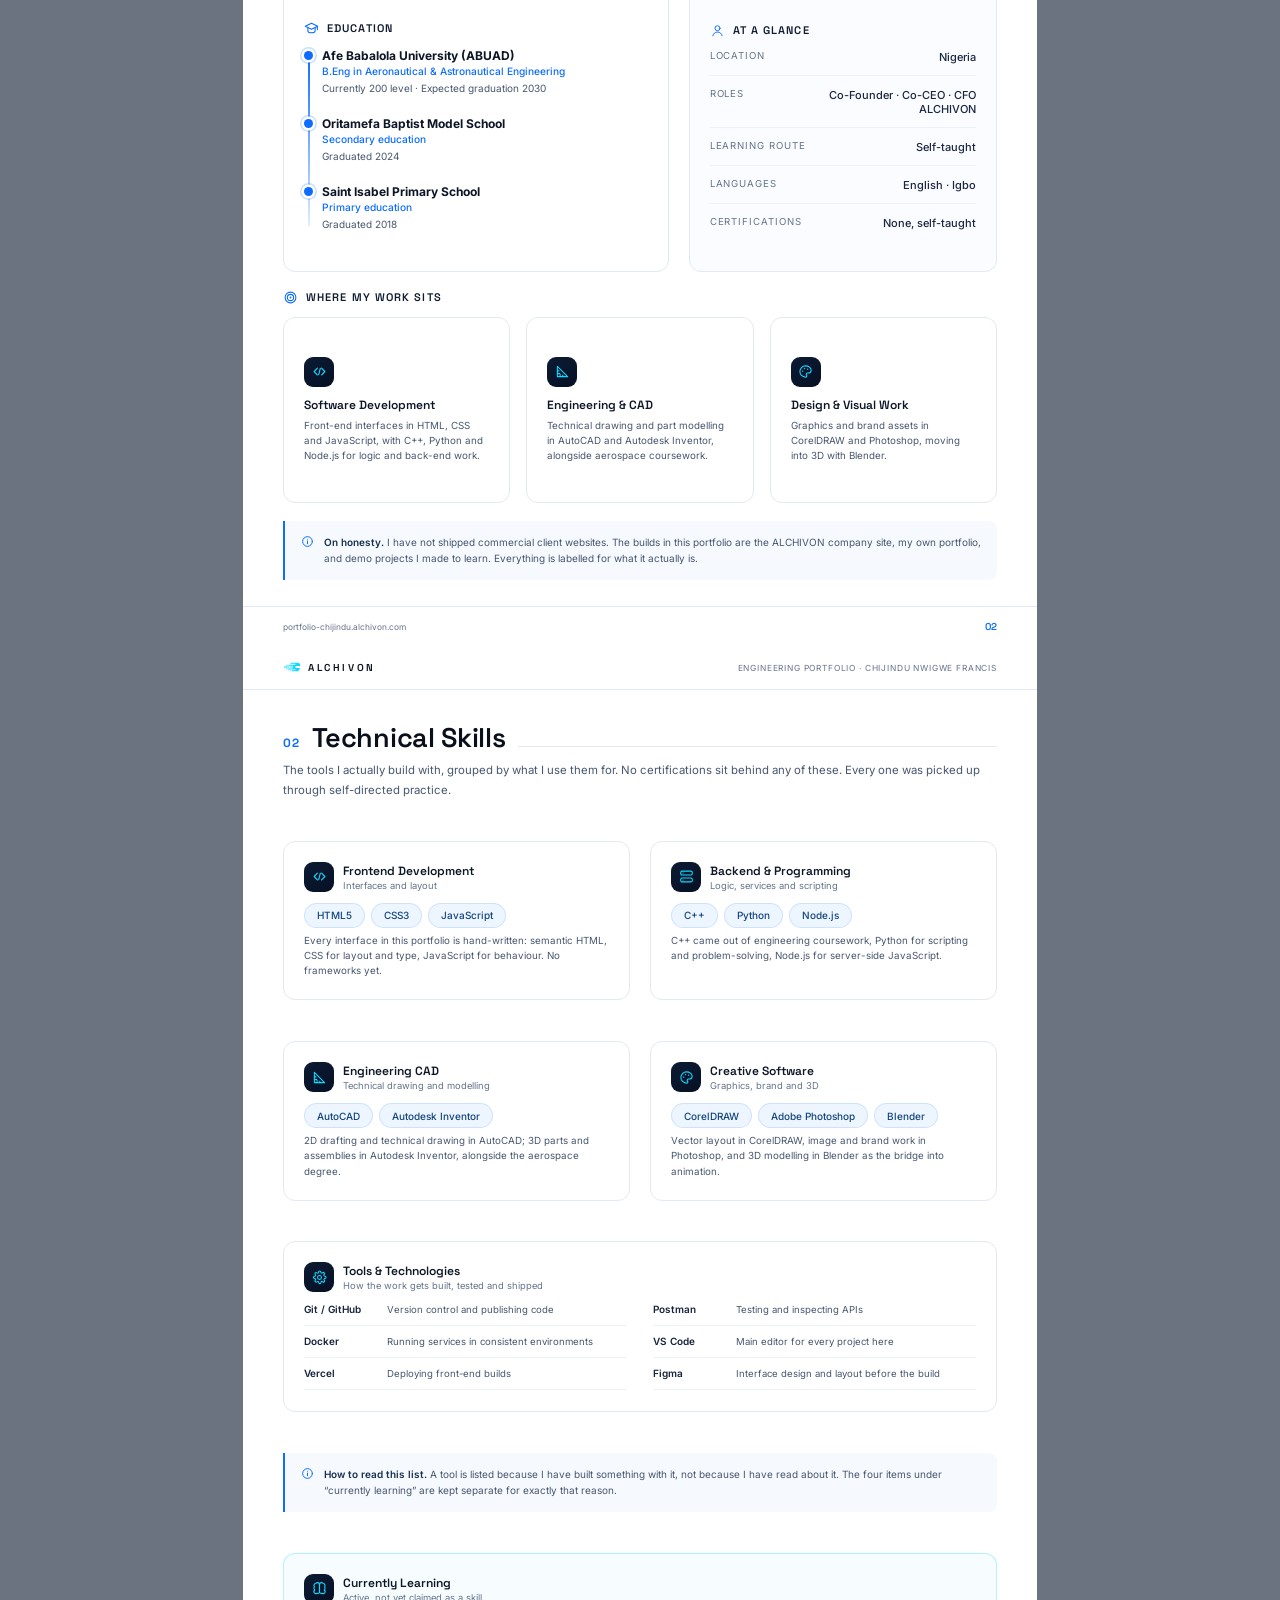
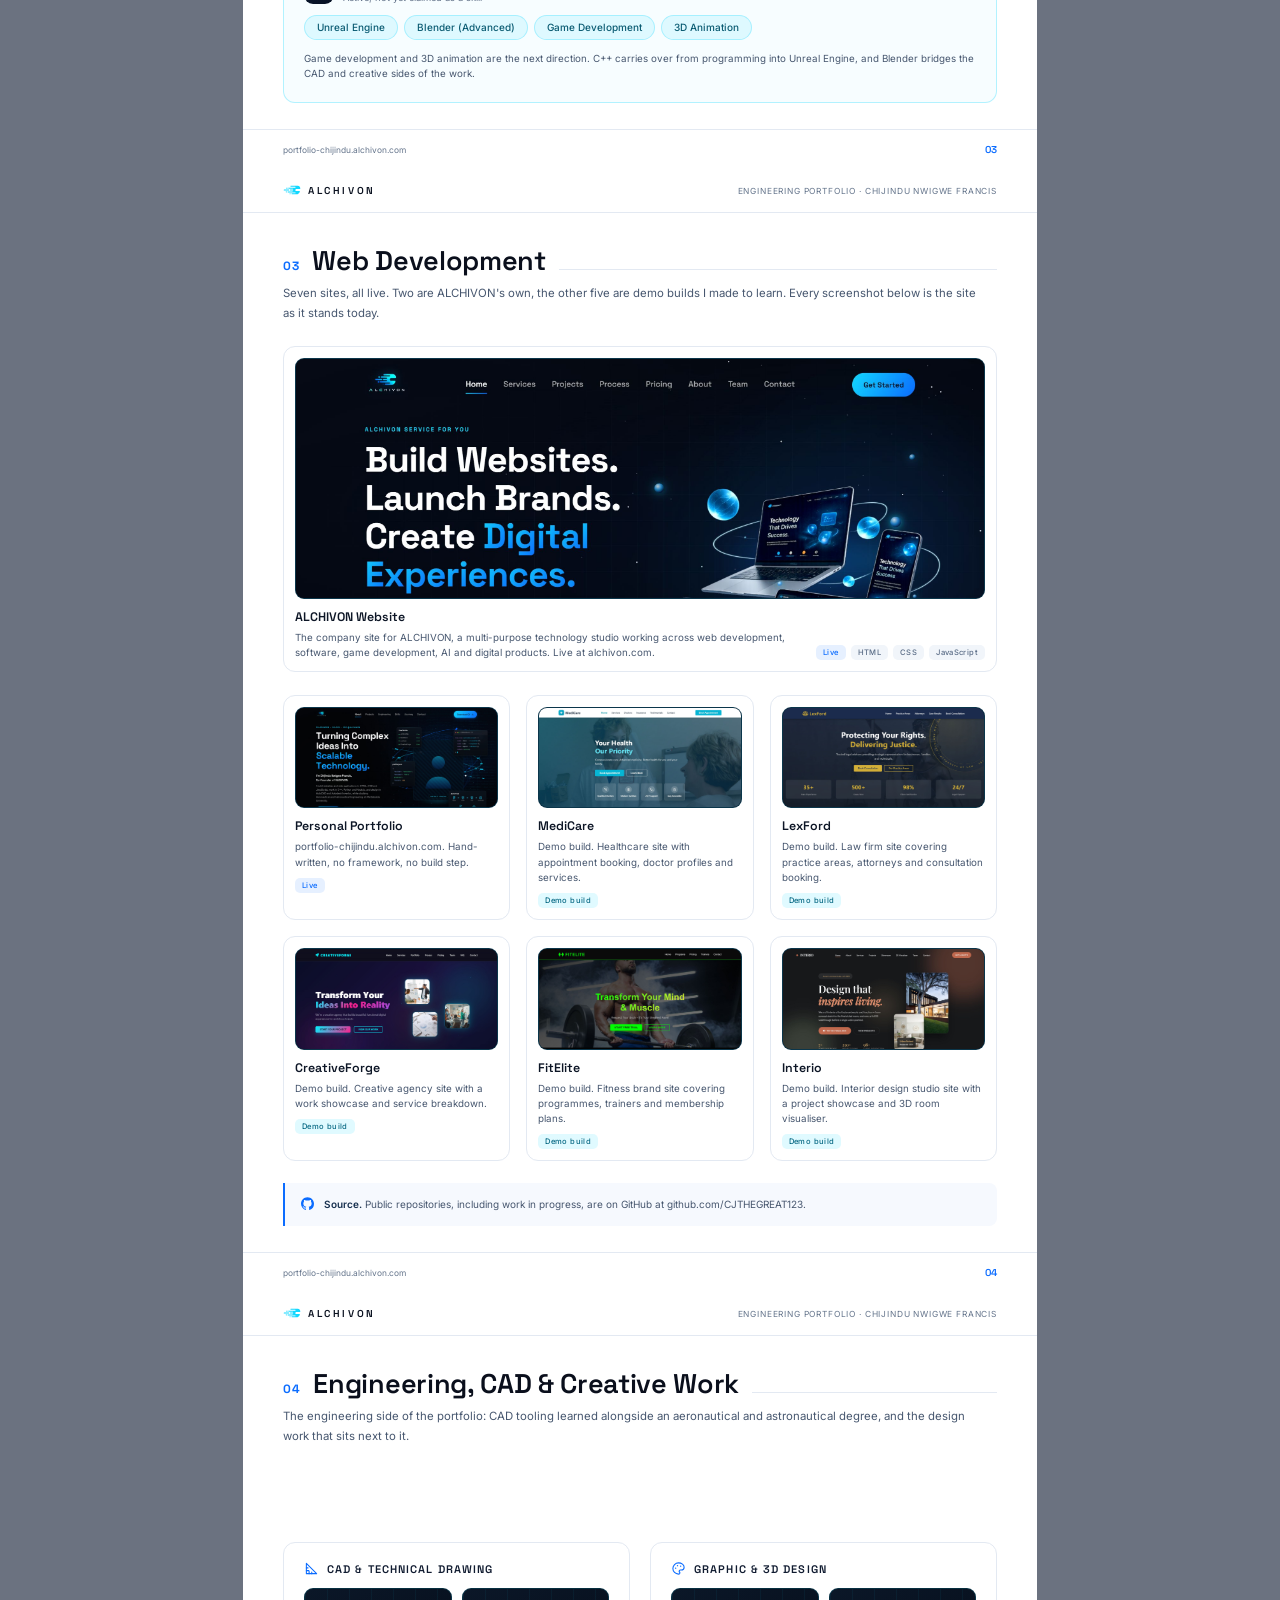
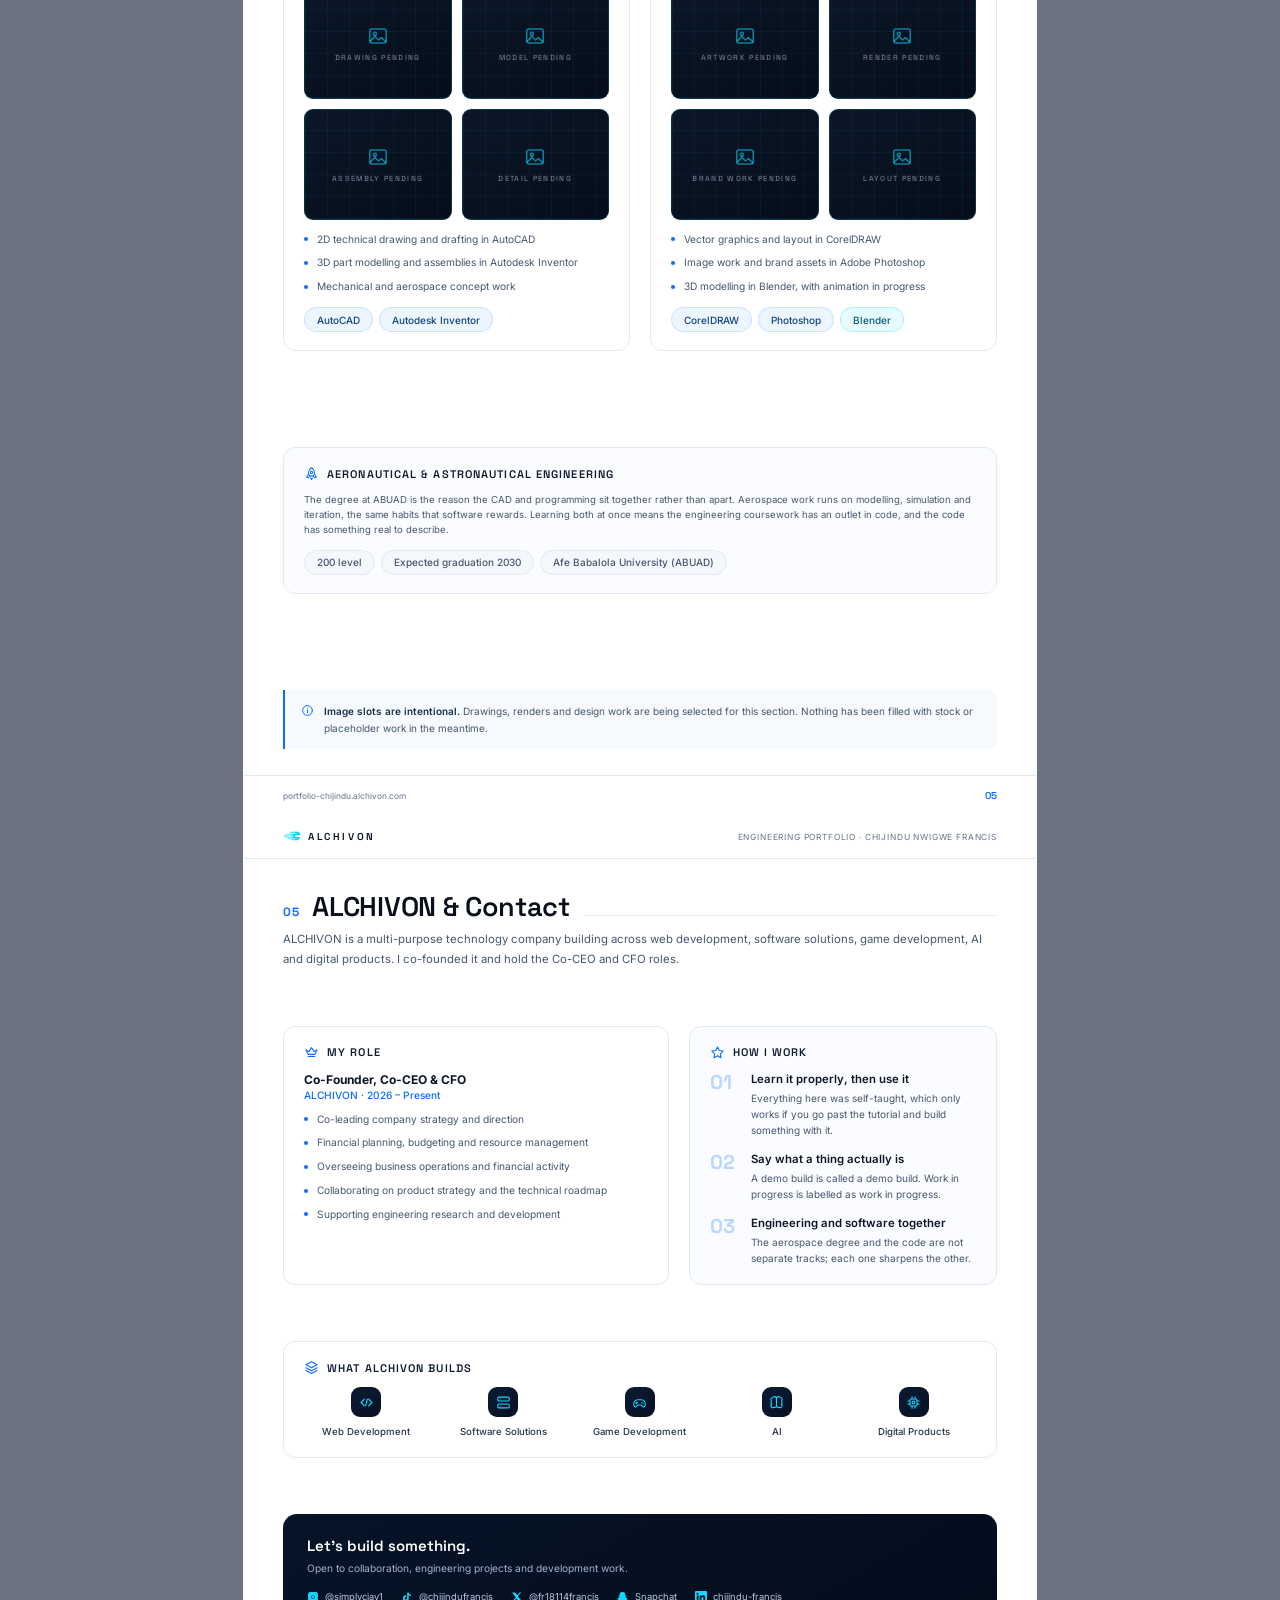
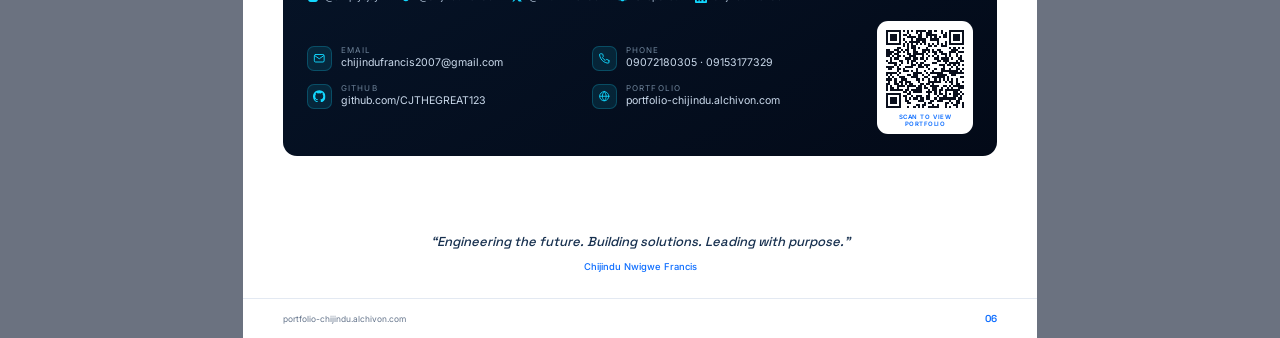
<file: CV/portfolio.html>
<!doctype html>
<html lang="en">
<head>
<meta charset="utf-8">
<title>Chijindu Nwigwe Francis | Engineering Portfolio</title>
<link rel="stylesheet" href="fonts.css">
<link rel="stylesheet" href="portfolio.css">
</head>
<body>

<svg width="0" height="0" style="position:absolute" aria-hidden="true">
  <defs>
    <g id="s" fill="none" stroke="currentColor" stroke-width="1.7" stroke-linecap="round" stroke-linejoin="round"></g>
  </defs>
  <symbol id="i-cap" viewBox="0 0 24 24" fill="none" stroke="currentColor" stroke-width="1.7" stroke-linecap="round" stroke-linejoin="round">
    <path d="M2 8.4 12 3.5l10 4.9-10 4.9z"/><path d="M6.2 10.7V16c0 1.6 2.6 2.9 5.8 2.9s5.8-1.3 5.8-2.9v-5.3"/><path d="M21.4 8.8v5"/>
  </symbol>
  <symbol id="i-code" viewBox="0 0 24 24" fill="none" stroke="currentColor" stroke-width="1.8" stroke-linecap="round" stroke-linejoin="round">
    <polyline points="8.6 6.5 3.4 12 8.6 17.5"/><polyline points="15.4 6.5 20.6 12 15.4 17.5"/><line x1="13.3" y1="7" x2="10.7" y2="17"/>
  </symbol>
  <symbol id="i-school" viewBox="0 0 24 24" fill="none" stroke="currentColor" stroke-width="1.7" stroke-linecap="round" stroke-linejoin="round">
    <path d="M3 20.5h18"/><path d="M4.5 20.5V9.8L12 5l7.5 4.8v10.7"/><path d="M9.8 20.5v-4.7h4.4v4.7"/><path d="M9.8 11.4h4.4"/>
  </symbol>
  <symbol id="i-globe" viewBox="0 0 24 24" fill="none" stroke="currentColor" stroke-width="1.7" stroke-linecap="round" stroke-linejoin="round">
    <circle cx="12" cy="12" r="8.8"/><path d="M3.2 12h17.6"/><path d="M12 3.2c2.4 2.5 3.6 5.5 3.6 8.8s-1.2 6.3-3.6 8.8c-2.4-2.5-3.6-5.5-3.6-8.8S9.6 5.7 12 3.2z"/>
  </symbol>
  <symbol id="i-heart" viewBox="0 0 24 24" fill="none" stroke="currentColor" stroke-width="1.7" stroke-linecap="round" stroke-linejoin="round">
    <path d="M12 20.3S3.6 15.4 3.6 9.6a4.6 4.6 0 0 1 8.4-2.6 4.6 4.6 0 0 1 8.4 2.6c0 5.8-8.4 10.7-8.4 10.7z"/>
  </symbol>
  <symbol id="i-rocket" viewBox="0 0 24 24" fill="none" stroke="currentColor" stroke-width="1.7" stroke-linecap="round" stroke-linejoin="round">
    <path d="M12 2.6c3.2 2.4 5 6 5 9.9l-2.4 3.4H9.4L7 12.5c0-3.9 1.8-7.5 5-9.9z"/><circle cx="12" cy="10.2" r="1.9"/>
    <path d="M9.4 15.9 7 18.8l-2.6-.8 1.6-3.6"/><path d="m14.6 15.9 2.4 2.9 2.6-.8-1.6-3.6"/><path d="M10.6 19.4 12 21.6l1.4-2.2"/>
  </symbol>
  <symbol id="i-compass" viewBox="0 0 24 24" fill="none" stroke="currentColor" stroke-width="1.7" stroke-linecap="round" stroke-linejoin="round">
    <path d="M3.8 20.2h16.4L3.8 3.8z"/><path d="M3.8 15.4h4M3.8 11h2.6M8.2 20.2v-3.6M12.4 20.2v-2.4"/>
  </symbol>
  <symbol id="i-gamepad" viewBox="0 0 24 24" fill="none" stroke="currentColor" stroke-width="1.7" stroke-linecap="round" stroke-linejoin="round">
    <path d="M9.3 7.6h5.4a6.5 6.5 0 0 1 6.4 7.6l-.3 1.7a2.5 2.5 0 0 1-4.5 1.1l-1.4-1.9H9.1L7.7 18a2.5 2.5 0 0 1-4.5-1.1l-.3-1.7A6.5 6.5 0 0 1 9.3 7.6z"/>
    <path d="M7.4 11.1v2.6M6.1 12.4h2.6"/><circle cx="15.4" cy="11.7" r=".95" fill="currentColor" stroke="none"/><circle cx="17.6" cy="13.5" r=".95" fill="currentColor" stroke="none"/>
  </symbol>
  <symbol id="i-cube" viewBox="0 0 24 24" fill="none" stroke="currentColor" stroke-width="1.7" stroke-linecap="round" stroke-linejoin="round">
    <path d="m12 2.8 8.4 4.6v9.2L12 21.2 3.6 16.6V7.4z"/><path d="m3.6 7.4 8.4 4.6 8.4-4.6"/><path d="M12 12v9.2"/>
  </symbol>
  <symbol id="i-chip" viewBox="0 0 24 24" fill="none" stroke="currentColor" stroke-width="1.7" stroke-linecap="round" stroke-linejoin="round">
    <rect x="6.4" y="6.4" width="11.2" height="11.2" rx="2.2"/><rect x="10" y="10" width="4" height="4" rx=".8"/>
    <path d="M9.6 2.9v3.5M14.4 2.9v3.5M9.6 17.6v3.5M14.4 17.6v3.5M2.9 9.6h3.5M2.9 14.4h3.5M17.6 9.6h3.5M17.6 14.4h3.5"/>
  </symbol>
  <symbol id="i-briefcase" viewBox="0 0 24 24" fill="none" stroke="currentColor" stroke-width="1.7" stroke-linecap="round" stroke-linejoin="round">
    <rect x="2.7" y="7.2" width="18.6" height="12.6" rx="2.4"/><path d="M8.6 7.2V5.6a2 2 0 0 1 2-2h2.8a2 2 0 0 1 2 2v1.6"/><path d="M2.7 12.4h18.6"/>
  </symbol>
  <symbol id="i-bulb" viewBox="0 0 24 24" fill="none" stroke="currentColor" stroke-width="1.7" stroke-linecap="round" stroke-linejoin="round">
    <path d="M9.2 17.4a6.2 6.2 0 1 1 5.6 0"/><path d="M9.6 17.6h4.8"/><path d="M10.4 20.4h3.2"/>
  </symbol>
  <symbol id="i-monitor" viewBox="0 0 24 24" fill="none" stroke="currentColor" stroke-width="1.7" stroke-linecap="round" stroke-linejoin="round">
    <rect x="2.6" y="4" width="18.8" height="12.6" rx="2.2"/><path d="M8.4 20.4h7.2"/><path d="M12 16.6v3.8"/>
  </symbol>
  <symbol id="i-wrench" viewBox="0 0 24 24" fill="none" stroke="currentColor" stroke-width="1.7" stroke-linecap="round" stroke-linejoin="round">
    <path d="M14.6 3.4a5.6 5.6 0 0 0-5 8.1L3.9 17.2a2 2 0 0 0 0 2.9 2 2 0 0 0 2.9 0l5.7-5.7a5.6 5.6 0 0 0 6.9-7.9l-3 3-2.8-2.8 3-3a5.6 5.6 0 0 0-2-.3z"/>
  </symbol>
  <symbol id="i-crown" viewBox="0 0 24 24" fill="none" stroke="currentColor" stroke-width="1.7" stroke-linecap="round" stroke-linejoin="round">
    <path d="M3 7.6 6.6 15h10.8L21 7.6l-4.7 3L12 4.2 7.7 10.6z"/><path d="M6.6 18.4h10.8"/>
  </symbol>
  <symbol id="i-award" viewBox="0 0 24 24" fill="none" stroke="currentColor" stroke-width="1.7" stroke-linecap="round" stroke-linejoin="round">
    <circle cx="12" cy="9.2" r="5.8"/><path d="m8.6 14.2-1.4 6.6L12 18.6l4.8 2.2-1.4-6.6"/>
  </symbol>
  <symbol id="i-star" viewBox="0 0 24 24" fill="none" stroke="currentColor" stroke-width="1.7" stroke-linecap="round" stroke-linejoin="round">
    <path d="m12 3.2 2.75 5.7 6.25.85-4.55 4.35 1.1 6.2L12 17.2l-5.55 3.1 1.1-6.2L3 9.75l6.25-.85z"/>
  </symbol>
  <symbol id="i-sparkle" viewBox="0 0 24 24" fill="none" stroke="currentColor" stroke-width="1.7" stroke-linecap="round" stroke-linejoin="round">
    <path d="M12 3.2c.9 4.2 2.6 5.9 6.8 6.8-4.2.9-5.9 2.6-6.8 6.8-.9-4.2-2.6-5.9-6.8-6.8 4.2-.9 5.9-2.6 6.8-6.8z"/><path d="M18.6 16.4c.4 1.9 1.2 2.7 3.1 3.1-1.9.4-2.7 1.2-3.1 3.1-.4-1.9-1.2-2.7-3.1-3.1 1.9-.4 2.7-1.2 3.1-3.1z"/>
  </symbol>
  <symbol id="i-doc" viewBox="0 0 24 24" fill="none" stroke="currentColor" stroke-width="1.7" stroke-linecap="round" stroke-linejoin="round">
    <path d="M14 2.9H6.9a2.2 2.2 0 0 0-2.2 2.2v13.8a2.2 2.2 0 0 0 2.2 2.2h10.2a2.2 2.2 0 0 0 2.2-2.2V8.2z"/><path d="M14 2.9v5.3h5.3"/><path d="M8.4 12.6h7.2M8.4 16.1h5"/>
  </symbol>
  <symbol id="i-quote" viewBox="0 0 24 24" fill="currentColor" stroke="none">
    <path d="M9.4 5.4C6 6.9 3.8 10 3.8 13.6c0 3 1.8 5 4.3 5 2.2 0 3.8-1.6 3.8-3.8 0-2.1-1.5-3.6-3.5-3.6-.4 0-.8.1-1 .2.5-1.9 2.1-3.6 4.1-4.5zm9.6 0c-3.4 1.5-5.6 4.6-5.6 8.2 0 3 1.8 5 4.3 5 2.2 0 3.8-1.6 3.8-3.8 0-2.1-1.5-3.6-3.5-3.6-.4 0-.8.1-1 .2.5-1.9 2.1-3.6 4.1-4.5z"/>
  </symbol>
  <symbol id="i-phone" viewBox="0 0 24 24" fill="none" stroke="currentColor" stroke-width="1.8" stroke-linecap="round" stroke-linejoin="round">
    <path d="M21 16.9v2.7a1.8 1.8 0 0 1-2 1.8 17.8 17.8 0 0 1-7.8-2.8 17.5 17.5 0 0 1-5.4-5.4A17.8 17.8 0 0 1 3 5.4 1.8 1.8 0 0 1 4.8 3.4h2.7a1.8 1.8 0 0 1 1.8 1.6c.1.9.3 1.8.7 2.6a1.8 1.8 0 0 1-.4 1.9l-1.1 1.1a14.4 14.4 0 0 0 5.4 5.4l1.1-1.1a1.8 1.8 0 0 1 1.9-.4c.8.4 1.7.6 2.6.7a1.8 1.8 0 0 1 1.5 1.7z"/>
  </symbol>
  <symbol id="i-mail" viewBox="0 0 24 24" fill="none" stroke="currentColor" stroke-width="1.8" stroke-linecap="round" stroke-linejoin="round">
    <rect x="2.6" y="4.8" width="18.8" height="14.4" rx="2.4"/><path d="m3.4 7 8.6 6 8.6-6"/>
  </symbol>
  <symbol id="i-pin" viewBox="0 0 24 24" fill="none" stroke="currentColor" stroke-width="1.8" stroke-linecap="round" stroke-linejoin="round">
    <path d="M19 10.4c0 5.4-7 11-7 11s-7-5.6-7-11a7 7 0 0 1 14 0z"/><circle cx="12" cy="10.2" r="2.6"/>
  </symbol>
  <symbol id="i-github" viewBox="0 0 24 24" fill="currentColor" stroke="none">
    <path d="M12 .5C5.37.5 0 5.87 0 12.5c0 5.3 3.44 9.8 8.2 11.39.6.11.82-.26.82-.58l-.01-2.05c-3.34.73-4.04-1.61-4.04-1.61-.55-1.39-1.34-1.76-1.34-1.76-1.09-.75.08-.73.08-.73 1.2.09 1.84 1.24 1.84 1.24 1.07 1.83 2.81 1.3 3.5.99.11-.78.42-1.3.76-1.6-2.67-.3-5.47-1.34-5.47-5.96 0-1.32.47-2.39 1.24-3.23-.13-.3-.54-1.53.11-3.18 0 0 1.01-.32 3.3 1.23a11.5 11.5 0 0 1 6.01 0c2.29-1.55 3.3-1.23 3.3-1.23.65 1.65.24 2.88.12 3.18.77.84 1.23 1.91 1.23 3.23 0 4.63-2.8 5.65-5.48 5.95.43.37.81 1.1.81 2.22l-.01 3.29c0 .32.21.7.83.58A12 12 0 0 0 24 12.5C24 5.87 18.63.5 12 .5z"/>
  </symbol>
  <symbol id="i-linkedin" viewBox="0 0 24 24" fill="currentColor" stroke="none">
    <path d="M20.45 20.45h-3.56v-5.57c0-1.33-.02-3.04-1.85-3.04-1.85 0-2.14 1.45-2.14 2.94v5.67H9.35V9h3.41v1.56h.05a3.74 3.74 0 0 1 3.37-1.85c3.6 0 4.27 2.37 4.27 5.46v6.28zM5.34 7.43a2.07 2.07 0 1 1 0-4.13 2.07 2.07 0 0 1 0 4.13zM7.12 20.45H3.56V9h3.56v11.45zM22.22 0H1.77C.79 0 0 .77 0 1.72v20.56C0 23.23.79 24 1.77 24h20.45c.98 0 1.78-.77 1.78-1.72V1.72C24 .77 23.2 0 22.22 0z"/>
  </symbol>
  <symbol id="i-server" viewBox="0 0 24 24" fill="none" stroke="currentColor" stroke-width="1.7" stroke-linecap="round" stroke-linejoin="round">
    <rect x="2.8" y="3.4" width="18.4" height="6.2" rx="2"/><rect x="2.8" y="14.4" width="18.4" height="6.2" rx="2"/>
    <path d="M6.6 6.5h.02M6.6 17.5h.02"/>
  </symbol>
  <symbol id="i-palette" viewBox="0 0 24 24" fill="none" stroke="currentColor" stroke-width="1.7" stroke-linecap="round" stroke-linejoin="round">
    <path d="M12 3a9 9 0 0 0 0 18c1.4 0 2.2-.9 2.2-2 0-.6-.2-1-.6-1.4-.4-.4-.6-.8-.6-1.3 0-1 .8-1.8 1.9-1.8h1.4A4.7 4.7 0 0 0 21 9.8C21 6 16.9 3 12 3z"/>
    <circle cx="7.4" cy="11.4" r="1.1" fill="currentColor" stroke="none"/><circle cx="10.4" cy="7.4" r="1.1" fill="currentColor" stroke="none"/><circle cx="15.4" cy="8.2" r="1.1" fill="currentColor" stroke="none"/>
  </symbol>
  <symbol id="i-brain" viewBox="0 0 24 24" fill="none" stroke="currentColor" stroke-width="1.7" stroke-linecap="round" stroke-linejoin="round">
    <path d="M12 5.2a3 3 0 0 0-5.6-1.1A3.1 3.1 0 0 0 4 9.4a3.2 3.2 0 0 0 .5 4.9A3 3 0 0 0 8 19.6a3 3 0 0 0 4-1.5z"/>
    <path d="M12 5.2a3 3 0 0 1 5.6-1.1A3.1 3.1 0 0 1 20 9.4a3.2 3.2 0 0 1-.5 4.9A3 3 0 0 1 16 19.6a3 3 0 0 1-4-1.5z"/><path d="M12 5.2v12.9"/>
  </symbol>
  <symbol id="i-gear" viewBox="0 0 24 24" fill="none" stroke="currentColor" stroke-width="1.7" stroke-linecap="round" stroke-linejoin="round">
    <circle cx="12" cy="12" r="3.1"/>
    <path d="M19.2 14.4a1.5 1.5 0 0 0 .3 1.7l.1.1a1.8 1.8 0 1 1-2.6 2.6l-.1-.1a1.5 1.5 0 0 0-1.7-.3 1.5 1.5 0 0 0-.9 1.4v.2a1.8 1.8 0 1 1-3.6 0v-.1a1.5 1.5 0 0 0-1-1.4 1.5 1.5 0 0 0-1.7.3l-.1.1a1.8 1.8 0 1 1-2.6-2.6l.1-.1a1.5 1.5 0 0 0 .3-1.7 1.5 1.5 0 0 0-1.4-.9h-.2a1.8 1.8 0 1 1 0-3.6h.1a1.5 1.5 0 0 0 1.4-1 1.5 1.5 0 0 0-.3-1.7l-.1-.1a1.8 1.8 0 1 1 2.6-2.6l.1.1a1.5 1.5 0 0 0 1.7.3h.1a1.5 1.5 0 0 0 .9-1.4v-.2a1.8 1.8 0 1 1 3.6 0v.1a1.5 1.5 0 0 0 .9 1.4 1.5 1.5 0 0 0 1.7-.3l.1-.1a1.8 1.8 0 1 1 2.6 2.6l-.1.1a1.5 1.5 0 0 0-.3 1.7v.1a1.5 1.5 0 0 0 1.4.9h.2a1.8 1.8 0 1 1 0 3.6h-.1a1.5 1.5 0 0 0-1.4.9z"/>
  </symbol>
  <symbol id="i-chart" viewBox="0 0 24 24" fill="none" stroke="currentColor" stroke-width="1.8" stroke-linecap="round" stroke-linejoin="round">
    <path d="M3.4 20.6h17.2"/><rect x="5" y="12" width="3.4" height="6.6" rx="1"/><rect x="10.3" y="7.6" width="3.4" height="11" rx="1"/><rect x="15.6" y="4.2" width="3.4" height="14.4" rx="1"/>
  </symbol>
  <symbol id="i-coins" viewBox="0 0 24 24" fill="none" stroke="currentColor" stroke-width="1.7" stroke-linecap="round" stroke-linejoin="round">
    <circle cx="12" cy="12" r="8.8"/><path d="M12 6.6v10.8"/><path d="M14.8 9.1a3 3 0 0 0-2.8-1.3c-1.7 0-2.8.9-2.8 2.1 0 3 5.6 1.5 5.6 4.4 0 1.3-1.2 2.2-2.8 2.2a3.1 3.1 0 0 1-2.9-1.4"/>
  </symbol>
  <symbol id="i-box" viewBox="0 0 24 24" fill="none" stroke="currentColor" stroke-width="1.7" stroke-linecap="round" stroke-linejoin="round">
    <path d="m12 2.9 8.5 4.4v9.4L12 21.1l-8.5-4.4V7.3z"/><path d="m3.5 7.3 8.5 4.4 8.5-4.4M12 11.7v9.4"/>
  </symbol>
  <symbol id="i-trend" viewBox="0 0 24 24" fill="none" stroke="currentColor" stroke-width="1.8" stroke-linecap="round" stroke-linejoin="round">
    <path d="M3.4 20.6h17.2"/><path d="M5.6 16.4 10 11.2l3.4 3 5.4-6.6"/><path d="M15.4 7.4h3.8v3.8"/>
  </symbol>
  <symbol id="i-target" viewBox="0 0 24 24" fill="none" stroke="currentColor" stroke-width="1.7" stroke-linecap="round" stroke-linejoin="round">
    <circle cx="12" cy="12" r="8.6"/><circle cx="12" cy="12" r="5"/><circle cx="12" cy="12" r="1.5" fill="currentColor" stroke="none"/>
  </symbol>
  <symbol id="i-check" viewBox="0 0 24 24" fill="none" stroke="currentColor" stroke-width="2" stroke-linecap="round" stroke-linejoin="round">
    <circle cx="12" cy="12" r="9"/><path d="m8 12.3 2.7 2.7L16 9.6"/>
  </symbol>
  <symbol id="i-ext" viewBox="0 0 24 24" fill="none" stroke="currentColor" stroke-width="1.9" stroke-linecap="round" stroke-linejoin="round">
    <path d="M14.4 4.2h5.4v5.4"/><path d="M19.8 4.2 10.8 13.2"/><path d="M17.4 14v4.8a2 2 0 0 1-2 2H5.2a2 2 0 0 1-2-2V8.6a2 2 0 0 1 2-2H10"/>
  </symbol>
  <symbol id="i-cal" viewBox="0 0 24 24" fill="none" stroke="currentColor" stroke-width="1.8" stroke-linecap="round" stroke-linejoin="round">
    <rect x="3.2" y="5" width="17.6" height="15.8" rx="2.2"/><path d="M3.2 9.8h17.6M8.2 3v4M15.8 3v4"/>
  </symbol>
  <symbol id="i-layers" viewBox="0 0 24 24" fill="none" stroke="currentColor" stroke-width="1.7" stroke-linecap="round" stroke-linejoin="round">
    <path d="m12 2.8 9 4.8-9 4.8-9-4.8z"/><path d="m3 12.4 9 4.8 9-4.8"/><path d="m3 16.9 9 4.8 9-4.8"/>
  </symbol>
  <symbol id="i-pen" viewBox="0 0 24 24" fill="none" stroke="currentColor" stroke-width="1.7" stroke-linecap="round" stroke-linejoin="round">
    <path d="M16.6 2.9a2.6 2.6 0 0 1 3.7 3.7L7.6 19.3l-4.8 1.1 1.1-4.8z"/><path d="m14.6 4.9 4.5 4.5"/>
  </symbol>
  <symbol id="i-user" viewBox="0 0 24 24" fill="none" stroke="currentColor" stroke-width="1.5" stroke-linecap="round" stroke-linejoin="round">
    <circle cx="12" cy="8.4" r="4"/><path d="M4.6 20.4a7.6 7.6 0 0 1 14.8 0"/>
  </symbol>
  <symbol id="i-plane" viewBox="0 0 24 24" fill="none" stroke="currentColor" stroke-width="1.3" stroke-linecap="round" stroke-linejoin="round">
    <path d="M10.6 2.8a1.4 1.4 0 0 1 2.8 0V9l7.8 4.4v2.1l-7.8-2.3v4.5l2.6 1.9v1.6L12 20.1l-4 1.1v-1.6l2.6-1.9v-4.5L2.8 15.5v-2.1L10.6 9z"/>
  </symbol>
  <symbol id="i-alchivon" viewBox="0 0 257 144" fill="currentColor" stroke="none">
    <path d="M 111 10.706 C 105.380 12.760, 103.609 17.962, 107.043 22.327 L 109.085 24.924 142.508 25.212 C 178.402 25.521, 177.869 25.442, 179.455 30.733 C 179.944 32.367, 179.448 33.643, 177.608 35.483 L 175.091 38 126.045 38 C 78.333 38, 76.946 38.054, 75 40 C 72.306 42.694, 72.358 48.109, 75.103 50.595 C 77.056 52.364, 79.555 52.536, 110.141 53 C 145.919 53.543, 144.952 53.371, 144.985 59.193 C 145.014 64.399, 142.581 65, 121.466 65 C 99.804 65, 98 65.574, 98 72.466 C 98 79.259, 100.424 80, 122.635 80 C 140.667 80, 142.138 80.138, 144 82 C 145.100 83.100, 146 84.900, 146 86 C 146 87.100, 145.100 88.900, 144 90 C 142.074 91.926, 140.667 92, 106.135 92 C 71.365 92, 70.189 92.063, 67.635 94.073 C 64.191 96.782, 64.043 101.752, 67.314 104.826 L 69.629 107 122.659 107 C 181.255 107, 179 106.750, 179 113.257 C 179 118.818, 178.112 119, 151.039 119 C 122.793 119, 121.909 119.220, 121.709 126.300 C 121.501 133.634, 120.611 133.465, 161.113 133.786 C 199.431 134.091, 204.684 133.665, 213.733 129.522 C 225.182 124.280, 239.103 106.104, 240.682 94.337 C 241.611 87.409, 241.586 87.402, 211.848 86.591 C 188.678 85.959, 185.170 85.650, 182.515 84.006 C 173.524 78.437, 173.997 64.343, 183.347 59.226 C 186.077 57.731, 190.252 57.459, 214.499 57.190 C 248.137 56.819, 247.439 57.061, 246.823 45.981 C 245.907 29.500, 231.006 14.177, 212.918 11.114 C 206.202 9.977, 114.004 9.608, 111 10.706 M 48 40 C 45.473 42.527, 45.433 47.079, 47.912 50.139 C 49.547 52.159, 50.715 52.500, 56 52.500 C 61.285 52.500, 62.453 52.159, 64.088 50.139 C 66.574 47.070, 66.521 42.936, 63.961 40.189 C 61.119 37.138, 50.982 37.018, 48 40 M 12.174 67.314 C 9.290 70.385, 9.403 74.493, 12.455 77.545 L 14.909 80 49.780 80 L 84.651 80 86.826 77.686 C 89.593 74.740, 89.676 69.676, 87 67 C 85.075 65.075, 83.667 65, 49.674 65 L 14.349 65 12.174 67.314 M 41.635 94.073 C 38.349 96.657, 38.073 101.628, 41.039 104.811 C 43.861 107.841, 52.625 107.929, 55.811 104.961 C 61.283 99.864, 56.847 92, 48.500 92 C 45.735 92, 43.357 92.718, 41.635 94.073 M 94.557 122.223 C 90.358 128.216, 95.117 134.532, 103.242 133.751 C 109.034 133.194, 111 131.347, 111 126.464 C 111 121.815, 108.397 120, 101.728 120 C 97.060 120, 95.851 120.375, 94.557 122.223"/>
  </symbol>
</svg>

<svg width="0" height="0" style="position:absolute" aria-hidden="true">
  <symbol id="i-image" viewBox="0 0 24 24" fill="none" stroke="currentColor" stroke-width="1.7" stroke-linecap="round" stroke-linejoin="round">
    <rect x="3" y="4.4" width="18" height="15.2" rx="2.4"/><circle cx="8.6" cy="9.6" r="1.7"/><path d="m3.6 17.6 5-5.2 4 4 3-2.6 4.8 4.4"/>
  </symbol>
  <symbol id="i-info" viewBox="0 0 24 24" fill="none" stroke="currentColor" stroke-width="1.8" stroke-linecap="round" stroke-linejoin="round">
    <circle cx="12" cy="12" r="9"/><path d="M12 11.2v5"/><path d="M12 7.9h.02"/>
  </symbol>
  <symbol id="i-instagram" viewBox="0 0 24 24" fill="currentColor" stroke="none">
    <path d="M12 2.16c3.2 0 3.58.01 4.85.07 1.17.05 1.8.25 2.23.41.56.22.96.48 1.38.9.42.42.68.82.9 1.38.16.42.36 1.06.41 2.23.06 1.27.07 1.65.07 4.85s-.01 3.58-.07 4.85c-.05 1.17-.25 1.8-.41 2.23-.22.56-.48.96-.9 1.38-.42.42-.82.68-1.38.9-.42.16-1.06.36-2.23.41-1.27.06-1.65.07-4.85.07s-3.58-.01-4.85-.07c-1.17-.05-1.8-.25-2.23-.41a3.8 3.8 0 0 1-1.38-.9 3.8 3.8 0 0 1-.9-1.38c-.16-.42-.36-1.06-.41-2.23-.06-1.27-.07-1.65-.07-4.85s.01-3.58.07-4.85c.05-1.17.25-1.8.41-2.23.22-.56.48-.96.9-1.38.42-.42.82-.68 1.38-.9.42-.16 1.06-.36 2.23-.41 1.27-.06 1.65-.07 4.85-.07zm0 6.3a3.54 3.54 0 1 0 0 7.08 3.54 3.54 0 0 0 0-7.08zm0 5.84a2.3 2.3 0 1 1 0-4.6 2.3 2.3 0 0 1 0 4.6zm4.5-5.98a.83.83 0 1 1-1.65 0 .83.83 0 0 1 1.65 0z"/>
  </symbol>
  <symbol id="i-tiktok" viewBox="0 0 24 24" fill="currentColor" stroke="none">
    <path d="M16.6 5.82a4.28 4.28 0 0 1-1.06-2.82h-3.2v11.6a2.59 2.59 0 0 1-2.59 2.5 2.59 2.59 0 0 1 0-5.18c.27 0 .53.04.78.12V8.76a5.87 5.87 0 0 0-.78-.05 5.79 5.79 0 1 0 5.79 5.79V8.6a7.44 7.44 0 0 0 4.35 1.4V6.8a4.28 4.28 0 0 1-3.29-.98z"/>
  </symbol>
  <symbol id="i-x" viewBox="0 0 24 24" fill="currentColor" stroke="none">
    <path d="M17.53 3h3.02l-6.6 7.54L21.75 21h-6.07l-4.76-6.22L5.48 21H2.46l7.06-8.07L2.25 3h6.22l4.3 5.69L17.53 3z"/>
  </symbol>
  <symbol id="i-snapchat" viewBox="0 0 24 24" fill="currentColor" stroke="none">
    <path d="M12 2.2c2.9 0 4.62 2.1 4.62 4.9 0 .58-.05 1.2-.1 1.75.24.12.55.2.9.2.5 0 .95-.2 1.2-.2.4 0 .8.28.8.68 0 .8-1.53 1.1-1.9 1.35-.2.14-.35.3-.35.55 0 .9 2.3 3.5 4.1 4.1.35.12.5.32.5.6 0 .7-1.4 1.15-2.5 1.32-.15.03-.25.2-.3.45-.06.3-.15.72-.6.72-.5 0-1.1-.2-1.9-.2-1.2 0-1.7.25-2.6.9-.85.6-1.6 1.08-2.87 1.08s-2.02-.48-2.87-1.08c-.9-.65-1.4-.9-2.6-.9-.8 0-1.4.2-1.9.2-.45 0-.54-.42-.6-.72-.05-.25-.15-.42-.3-.45-1.1-.17-2.5-.62-2.5-1.32 0-.28.15-.48.5-.6 1.8-.6 4.1-3.2 4.1-4.1 0-.25-.15-.41-.35-.55-.37-.25-1.9-.55-1.9-1.35 0-.4.4-.68.8-.68.25 0 .7.2 1.2.2.35 0 .66-.08.9-.2-.05-.55-.1-1.17-.1-1.75 0-2.8 1.72-4.9 4.62-4.9z"/>
  </symbol>
  <symbol id="i-book" viewBox="0 0 24 24" fill="none" stroke="currentColor" stroke-width="1.7" stroke-linecap="round" stroke-linejoin="round">
    <path d="M4 4.6a2 2 0 0 1 2-2h13v18.8H6a2 2 0 0 1-2-2z"/><path d="M4 17.4a2 2 0 0 1 2-2h13"/>
  </symbol>
</svg>

<!-- ============================================================
     PAGE 1: COVER
     ============================================================ -->
<section class="p cover">
  <div class="grid-bg"></div>
  <div class="glow-bg"></div>
  <svg class="cover__art" viewBox="0 0 24 24"><use href="#i-plane"/></svg>

  <div class="lockup">
    <svg viewBox="0 0 257 144"><use href="#i-alchivon"/></svg>
    <span>ALCHIVON</span>
  </div>

  <div>
    <p class="cover__eyebrow">Portfolio &bull; 2026</p>
    <h1 class="cover__title">Engineering<br><em>Portfolio</em></h1>
    <div class="cover__rule"></div>
    <p class="cover__name">Chijindu Nwigwe Francis</p>
    <p class="cover__pill">Co-Founder &bull; Co-CEO &bull; CFO @ ALCHIVON</p>
    <p class="cover__sub">
      <b>Aeronautical &amp; Astronautical Engineering undergraduate</b> at Afe Babalola
      University (ABUAD), currently in 200 level. Self-taught across web development,
      CAD design and graphic design, and building ALCHIVON alongside it.
    </p>
  </div>

  <div class="cover__foot">
    <div class="cover__contact">
      <div class="cc">
        <span class="cc__ic"><svg class="i"><use href="#i-mail"/></svg></span>
        <span class="cc__t"><small>Email</small>chijindufrancis2007@gmail.com</span>
      </div>
      <div class="cc">
        <span class="cc__ic"><svg class="i"><use href="#i-phone"/></svg></span>
        <span class="cc__t"><small>Phone</small>09072180305 &middot; 09153177329</span>
      </div>
      <div class="cc">
        <span class="cc__ic"><svg class="i"><use href="#i-github"/></svg></span>
        <span class="cc__t"><small>GitHub</small>github.com/CJTHEGREAT123</span>
      </div>
      <div class="cc">
        <span class="cc__ic"><svg class="i"><use href="#i-globe"/></svg></span>
        <span class="cc__t"><small>Portfolio</small>portfolio-chijindu.alchivon.com</span>
      </div>
    </div>
    <div class="qrbox"><svg viewBox="0 0 37 37" shape-rendering="crispEdges"><path stroke="#0A0F1C" d="M0 0.5h7m1 0h1m1 0h1m1 0h1m1 0h5m1 0h2m1 0h1m2 0h1m3 0h7M0 1.5h1m5 0h1m3 0h1m3 0h1m1 0h1m2 0h3m4 0h1m1 0h1m1 0h1m5 0h1M0 2.5h1m1 0h3m1 0h1m1 0h2m1 0h1m3 0h2m2 0h5m3 0h2m1 0h1m1 0h3m1 0h1M0 3.5h1m1 0h3m1 0h1m3 0h4m1 0h2m2 0h1m1 0h1m1 0h1m1 0h1m1 0h2m1 0h1m1 0h3m1 0h1M0 4.5h1m1 0h3m1 0h1m1 0h1m3 0h1m1 0h5m2 0h4m5 0h1m1 0h3m1 0h1M0 5.5h1m5 0h1m2 0h1m1 0h5m1 0h2m5 0h1m3 0h1m1 0h1m5 0h1M0 6.5h7m1 0h1m1 0h1m1 0h1m1 0h1m1 0h1m1 0h1m1 0h1m1 0h1m1 0h1m1 0h1m1 0h1m1 0h7M8 7.5h1m1 0h1m1 0h2m6 0h2m1 0h1m2 0h3M5 8.5h2m3 0h1m1 0h2m1 0h1m3 0h1m10 0h1m1 0h1m1 0h1m1 0h1M0 9.5h2m2 0h2m1 0h1m1 0h2m2 0h1m3 0h4m1 0h1m1 0h2m5 0h3M0 10.5h4m1 0h2m1 0h1m1 0h1m2 0h2m2 0h2m1 0h1m1 0h2m1 0h2m3 0h3m1 0h3M0 11.5h3m1 0h2m4 0h2m1 0h5m1 0h1m3 0h1m2 0h3m1 0h1m2 0h1M0 12.5h2m1 0h1m1 0h2m1 0h1m2 0h3m3 0h1m2 0h1m1 0h1m1 0h1m3 0h1m1 0h1m2 0h1m1 0h1M2 13.5h1m1 0h2m3 0h3m1 0h2m1 0h2m1 0h1m3 0h2m1 0h4m1 0h1m2 0h2M0 14.5h1m1 0h1m3 0h2m2 0h1m1 0h2m4 0h1m5 0h2m1 0h3m3 0h1m1 0h2M1 15.5h4m2 0h1m2 0h1m1 0h1m1 0h1m1 0h2m4 0h2m4 0h1m1 0h5M4 16.5h1m1 0h1m5 0h2m1 0h2m1 0h3m4 0h3m1 0h2m1 0h1m1 0h1m1 0h1M0 17.5h4m1 0h1m3 0h4m2 0h3m1 0h1m7 0h1m3 0h1m1 0h1M1 18.5h2m2 0h2m1 0h1m5 0h1m5 0h1m2 0h1m2 0h2m2 0h1m2 0h2m1 0h1M5 19.5h1m2 0h3m1 0h1m1 0h1m3 0h1m3 0h1m3 0h8m1 0h1M0 20.5h5m1 0h1m6 0h4m2 0h1m1 0h6m3 0h7M0 21.5h1m1 0h1m2 0h1m4 0h2m1 0h2m2 0h1m2 0h1m3 0h5m2 0h2M1 22.5h1m1 0h1m2 0h3m3 0h3m3 0h2m2 0h6m1 0h1m5 0h2M0 23.5h3m1 0h1m2 0h3m4 0h2m1 0h1m2 0h1m2 0h1m1 0h1m1 0h1m1 0h1m1 0h1m1 0h1M1 24.5h1m2 0h1m1 0h2m1 0h3m3 0h1m4 0h6m2 0h1m1 0h2m1 0h1m2 0h1M0 25.5h2m2 0h2m1 0h1m1 0h1m1 0h2m3 0h2m1 0h2m1 0h1m8 0h1m1 0h2M0 26.5h1m1 0h1m2 0h4m1 0h4m1 0h2m1 0h1m2 0h4m2 0h2m1 0h1m1 0h5M0 27.5h1m1 0h2m1 0h1m4 0h1m3 0h3m1 0h2m2 0h2m2 0h1m2 0h1m1 0h1m2 0h3M0 28.5h1m1 0h6m1 0h2m1 0h5m3 0h1m1 0h2m1 0h2m1 0h7M8 29.5h2m1 0h1m1 0h4m2 0h3m1 0h1m1 0h1m2 0h1m3 0h2m1 0h1M0 30.5h7m3 0h2m8 0h1m2 0h1m1 0h2m1 0h1m1 0h1m1 0h3m1 0h1M0 31.5h1m5 0h1m1 0h2m2 0h1m1 0h3m2 0h2m3 0h1m2 0h2m3 0h2m1 0h1M0 32.5h1m1 0h3m1 0h1m2 0h1m1 0h1m1 0h2m1 0h2m1 0h2m2 0h1m1 0h8m1 0h2M0 33.5h1m1 0h3m1 0h1m2 0h2m4 0h3m3 0h2m1 0h3m3 0h1m2 0h2M0 34.5h1m1 0h3m1 0h1m3 0h2m6 0h1m1 0h2m6 0h2m1 0h1m1 0h2m1 0h1M0 35.5h1m5 0h1m7 0h2m1 0h2m3 0h1m1 0h1m3 0h1m3 0h2m2 0h1M0 36.5h7m3 0h1m2 0h1m1 0h1m1 0h1m2 0h5m3 0h1m1 0h1m2 0h1m2 0h1"/></svg><p>Scan to view portfolio</p></div>
  </div>
</section>

<!-- ============================================================
     PAGE 2: PROFILE
     ============================================================ -->
<section class="p">
  <header class="ph">
    <span class="ph__l"><svg viewBox="0 0 257 144"><use href="#i-alchivon"/></svg><span>ALCHIVON</span></span>
    <span class="ph__r">Engineering Portfolio &middot; Chijindu Nwigwe Francis</span>
  </header>

  <div class="pb">
    <div class="st"><span class="st__n">01</span><h2 class="st__t">Profile</h2><span class="st__rule"></span></div>

    <div class="two two--wide grow" style="align-items:stretch">
      <div>
        <p class="st-lead">
          I am an Aeronautical and Astronautical Engineering undergraduate at Afe Babalola
          University (ABUAD) and a Co-Founder, Co-CEO and CFO of ALCHIVON. Everything I know about
          software and design I taught myself, starting with HTML and CSS, then JavaScript,
          then the programming and CAD tools I use for engineering work. This portfolio is an
          honest picture of where that stands today: what I can build, what I have built, and what
          I am still learning.
        </p>
        <h3 class="h3" style="margin-bottom:10px"><svg class="i"><use href="#i-heart"/></svg>Interests</h3>
        <div class="chips">
          <span class="chip chip--ghost">Aerospace Engineering</span>
          <span class="chip chip--ghost">Software Development</span>
          <span class="chip chip--ghost">CAD Design</span>
          <span class="chip chip--ghost">Game Development</span>
          <span class="chip chip--ghost">3D Animation</span>
          <span class="chip chip--ghost">Technology</span>
          <span class="chip chip--ghost">Entrepreneurship</span>
          <span class="chip chip--ghost">Engineering Innovation</span>
        </div>
      </div>

      <!-- Portrait slot. Replace the placeholder with
           <img src="../assets/img/chijindu.jpg" alt="Chijindu Nwigwe Francis"> -->
      <div class="portraitslot">
        <div class="shot">
          <div class="shot__grid"></div>
          <div class="shot__ph"><svg class="i"><use href="#i-user"/></svg><span>Photo pending</span></div>
        </div>
        <p class="portraitslot__cap">Chijindu Nwigwe Francis</p>
      </div>
    </div>

    <div class="two two--wide grow">
      <div class="card">
        <h3 class="h3"><svg class="i"><use href="#i-cap"/></svg>Education</h3>
        <div class="tline">
          <div class="tnode">
            <p class="tnode__t">Afe Babalola University (ABUAD)</p>
            <p class="tnode__s">B.Eng in Aeronautical &amp; Astronautical Engineering</p>
            <p class="tnode__d">Currently 200 level &middot; Expected graduation 2030</p>
          </div>
          <div class="tnode">
            <p class="tnode__t">Oritamefa Baptist Model School</p>
            <p class="tnode__s">Secondary education</p>
            <p class="tnode__d">Graduated 2024</p>
          </div>
          <div class="tnode">
            <p class="tnode__t">Saint Isabel Primary School</p>
            <p class="tnode__s">Primary education</p>
            <p class="tnode__d">Graduated 2018</p>
          </div>
        </div>
      </div>

      <div class="card card--tint">
        <h3 class="h3"><svg class="i"><use href="#i-user"/></svg>At a Glance</h3>
        <div class="facts">
          <div class="fact"><span class="fact__k">Location</span><span class="fact__v">Nigeria</span></div>
          <div class="fact"><span class="fact__k">Roles</span><span class="fact__v">Co-Founder &middot; Co-CEO &middot; CFO<br>ALCHIVON</span></div>
          <div class="fact"><span class="fact__k">Learning route</span><span class="fact__v">Self-taught</span></div>
          <div class="fact"><span class="fact__k">Languages</span><span class="fact__v">English &middot; Igbo</span></div>
          <div class="fact"><span class="fact__k">Certifications</span><span class="fact__v">None, self-taught</span></div>
        </div>
      </div>
    </div>

    <div class="grow" style="display:flex;flex-direction:column">
    <h3 class="h3"><svg class="i"><use href="#i-target"/></svg>Where My Work Sits</h3>
    <div class="three grow">
      <div class="card">
        <span class="sg__ic"><svg class="i"><use href="#i-code"/></svg></span>
        <p class="sg__t" style="margin-top:10px">Software Development</p>
        <p class="pj__d">Front-end interfaces in HTML, CSS and JavaScript, with C++, Python and
          Node.js for logic and back-end work.</p>
      </div>
      <div class="card">
        <span class="sg__ic"><svg class="i"><use href="#i-compass"/></svg></span>
        <p class="sg__t" style="margin-top:10px">Engineering &amp; CAD</p>
        <p class="pj__d">Technical drawing and part modelling in AutoCAD and Autodesk Inventor,
          alongside aerospace coursework.</p>
      </div>
      <div class="card">
        <span class="sg__ic"><svg class="i"><use href="#i-palette"/></svg></span>
        <p class="sg__t" style="margin-top:10px">Design &amp; Visual Work</p>
        <p class="pj__d">Graphics and brand assets in CorelDRAW and Photoshop, moving into 3D
          with Blender.</p>
      </div>
    </div>
    </div>

    <div class="note">
      <svg class="i"><use href="#i-info"/></svg>
      <p><b>On honesty.</b> I have not shipped commercial client websites. The builds in this
        portfolio are the ALCHIVON company site, my own portfolio, and demo projects I made to
        learn. Everything is labelled for what it actually is.</p>
    </div>
  </div>

  <footer class="pf"><span>portfolio-chijindu.alchivon.com</span><b>02</b></footer>
</section>

<!-- ============================================================
     PAGE 3: TECHNICAL SKILLS
     ============================================================ -->
<section class="p">
  <header class="ph">
    <span class="ph__l"><svg viewBox="0 0 257 144"><use href="#i-alchivon"/></svg><span>ALCHIVON</span></span>
    <span class="ph__r">Engineering Portfolio &middot; Chijindu Nwigwe Francis</span>
  </header>

  <div class="pb">
    <div class="sechead">
    <div class="st"><span class="st__n">02</span><h2 class="st__t">Technical Skills</h2><span class="st__rule"></span></div>
    <p class="st-lead">
      The tools I actually build with, grouped by what I use them for. No certifications sit behind
      any of these. Every one was picked up through self-directed practice.
    </p></div>

    <div class="two">
      <div class="sg">
        <div class="sg__h">
          <span class="sg__ic"><svg class="i"><use href="#i-code"/></svg></span>
          <div><p class="sg__t">Frontend Development</p><p class="sg__n">Interfaces and layout</p></div>
        </div>
        <div class="chips"><span class="chip">HTML5</span><span class="chip">CSS3</span><span class="chip">JavaScript</span></div>
        <p class="pj__d">Every interface in this portfolio is hand-written: semantic HTML, CSS for layout and type, JavaScript for behaviour. No frameworks yet.</p>
      </div>

      <div class="sg">
        <div class="sg__h">
          <span class="sg__ic"><svg class="i"><use href="#i-server"/></svg></span>
          <div><p class="sg__t">Backend &amp; Programming</p><p class="sg__n">Logic, services and scripting</p></div>
        </div>
        <div class="chips"><span class="chip">C++</span><span class="chip">Python</span><span class="chip">Node.js</span></div>
        <p class="pj__d">C++ came out of engineering coursework, Python for scripting and problem-solving, Node.js for server-side JavaScript.</p>
      </div>
    </div>

    <div class="two">
      <div class="sg">
        <div class="sg__h">
          <span class="sg__ic"><svg class="i"><use href="#i-compass"/></svg></span>
          <div><p class="sg__t">Engineering CAD</p><p class="sg__n">Technical drawing and modelling</p></div>
        </div>
        <div class="chips"><span class="chip">AutoCAD</span><span class="chip">Autodesk Inventor</span></div>
        <p class="pj__d">2D drafting and technical drawing in AutoCAD; 3D parts and assemblies in Autodesk Inventor, alongside the aerospace degree.</p>
      </div>

      <div class="sg">
        <div class="sg__h">
          <span class="sg__ic"><svg class="i"><use href="#i-palette"/></svg></span>
          <div><p class="sg__t">Creative Software</p><p class="sg__n">Graphics, brand and 3D</p></div>
        </div>
        <div class="chips"><span class="chip">CorelDRAW</span><span class="chip">Adobe Photoshop</span><span class="chip">Blender</span></div>
        <p class="pj__d">Vector layout in CorelDRAW, image and brand work in Photoshop, and 3D modelling in Blender as the bridge into animation.</p>
      </div>
    </div>

    <div class="sg">
      <div class="sg__h">
        <span class="sg__ic"><svg class="i"><use href="#i-gear"/></svg></span>
        <div><p class="sg__t">Tools &amp; Technologies</p><p class="sg__n">How the work gets built, tested and shipped</p></div>
      </div>
      <div class="tools">
        <div class="tool"><b>Git / GitHub</b><span>Version control and publishing code</span></div>
        <div class="tool"><b>Postman</b><span>Testing and inspecting APIs</span></div>
        <div class="tool"><b>Docker</b><span>Running services in consistent environments</span></div>
        <div class="tool"><b>VS Code</b><span>Main editor for every project here</span></div>
        <div class="tool"><b>Vercel</b><span>Deploying front-end builds</span></div>
        <div class="tool"><b>Figma</b><span>Interface design and layout before the build</span></div>
      </div>
    </div>

    <div class="note">
      <svg class="i"><use href="#i-info"/></svg>
      <p><b>How to read this list.</b> A tool is listed because I have built
        something with it, not because I have read about it. The four items under
        &ldquo;currently learning&rdquo; are kept separate for exactly that reason.</p>
    </div>

    <div class="sg" style="border-color:rgba(18,216,255,.30); background:#F7FDFF">
      <div class="sg__h">
        <span class="sg__ic"><svg class="i"><use href="#i-brain"/></svg></span>
        <div><p class="sg__t">Currently Learning</p><p class="sg__n">Active, not yet claimed as a skill</p></div>
      </div>
      <div class="chips">
        <span class="chip chip--learn">Unreal Engine</span>
        <span class="chip chip--learn">Blender (Advanced)</span>
        <span class="chip chip--learn">Game Development</span>
        <span class="chip chip--learn">3D Animation</span>
      </div>
      <p class="pj__d" style="margin-top:11px">
        Game development and 3D animation are the next direction. C++ carries over from
        programming into Unreal Engine, and Blender bridges the CAD and creative sides of the work.
      </p>
    </div>
  </div>

  <footer class="pf"><span>portfolio-chijindu.alchivon.com</span><b>03</b></footer>
</section>

<!-- ============================================================
     PAGE 4: WEB DEVELOPMENT
     ============================================================ -->
<section class="p">
  <header class="ph">
    <span class="ph__l"><svg viewBox="0 0 257 144"><use href="#i-alchivon"/></svg><span>ALCHIVON</span></span>
    <span class="ph__r">Engineering Portfolio &middot; Chijindu Nwigwe Francis</span>
  </header>

  <div class="pb">
    <div class="sechead"><div class="st"><span class="st__n">03</span><h2 class="st__t">Web Development</h2><span class="st__rule"></span></div>
    <p class="st-lead">
      Seven sites, all live. Two are ALCHIVON's own, the other five are demo builds I made to
      learn. Every screenshot below is the site as it stands today.
    </p></div>

    <div class="pj">
      <div class="shot shot--wide"><img src="../assets/img/work-alchivon.jpg" alt="ALCHIVON company website"></div>
      <div style="display:flex; justify-content:space-between; align-items:flex-end; gap:18px">
        <div style="flex:1; min-width:0">
          <p class="pj__t">ALCHIVON Website</p>
          <p class="pj__d">The company site for ALCHIVON, a multi-purpose technology studio
            working across web development, software, game development, AI and digital products.
            Live at alchivon.com.</p>
        </div>
        <div class="pj__tags" style="margin:0; flex:none">
          <span class="tag tag--live">Live</span>
          <span class="tag">HTML</span><span class="tag">CSS</span><span class="tag">JavaScript</span>
        </div>
      </div>
    </div>

    <div class="three">
      <div class="pj">
        <div class="shot shot--card"><img src="../assets/img/work-portfolio.jpg" alt="Personal portfolio site"></div>
        <p class="pj__t">Personal Portfolio</p>
        <p class="pj__d">portfolio-chijindu.alchivon.com. Hand-written, no framework, no build step.</p>
        <div class="pj__tags"><span class="tag tag--live">Live</span></div>
      </div>

      <div class="pj">
        <div class="shot shot--card"><img src="../assets/img/work-medicare.jpg" alt="MediCare demo site"></div>
        <p class="pj__t">MediCare</p>
        <p class="pj__d">Demo build. Healthcare site with appointment booking, doctor profiles and services.</p>
        <div class="pj__tags"><span class="tag tag--demo">Demo build</span></div>
      </div>

      <div class="pj">
        <div class="shot shot--card"><img src="../assets/img/work-lexford.jpg" alt="LexFord demo site"></div>
        <p class="pj__t">LexFord</p>
        <p class="pj__d">Demo build. Law firm site covering practice areas, attorneys and consultation booking.</p>
        <div class="pj__tags"><span class="tag tag--demo">Demo build</span></div>
      </div>

      <div class="pj">
        <div class="shot shot--card"><img src="../assets/img/work-creativeforge.jpg" alt="CreativeForge demo site"></div>
        <p class="pj__t">CreativeForge</p>
        <p class="pj__d">Demo build. Creative agency site with a work showcase and service breakdown.</p>
        <div class="pj__tags"><span class="tag tag--demo">Demo build</span></div>
      </div>

      <div class="pj">
        <div class="shot shot--card"><img src="../assets/img/work-fitelite.jpg" alt="FitElite demo site"></div>
        <p class="pj__t">FitElite</p>
        <p class="pj__d">Demo build. Fitness brand site covering programmes, trainers and membership plans.</p>
        <div class="pj__tags"><span class="tag tag--demo">Demo build</span></div>
      </div>

      <div class="pj">
        <div class="shot shot--card"><img src="../assets/img/work-interio.jpg" alt="Interio Design Studio demo site"></div>
        <p class="pj__t">Interio</p>
        <p class="pj__d">Demo build. Interior design studio site with a project showcase and 3D room visualiser.</p>
        <div class="pj__tags"><span class="tag tag--demo">Demo build</span></div>
      </div>

    </div>

    <div class="note">
      <svg class="i"><use href="#i-github"/></svg>
      <p><b>Source.</b> Public repositories, including work in progress, are on GitHub at
        github.com/CJTHEGREAT123.</p>
    </div>
  </div>

  <footer class="pf"><span>portfolio-chijindu.alchivon.com</span><b>04</b></footer>
</section>

<!-- ============================================================
     PAGE 5: ENGINEERING, CAD & CREATIVE
     ============================================================ -->
<section class="p">
  <header class="ph">
    <span class="ph__l"><svg viewBox="0 0 257 144"><use href="#i-alchivon"/></svg><span>ALCHIVON</span></span>
    <span class="ph__r">Engineering Portfolio &middot; Chijindu Nwigwe Francis</span>
  </header>

  <div class="pb">
    <div class="sechead"><div class="st"><span class="st__n">04</span><h2 class="st__t">Engineering, CAD &amp; Creative Work</h2><span class="st__rule"></span></div>
    <p class="st-lead">
      The engineering side of the portfolio: CAD tooling learned alongside an aeronautical and
      astronautical degree, and the design work that sits next to it.
    </p></div>

    <div class="two">
      <div class="card shotcard">
        <h3 class="h3"><svg class="i"><use href="#i-compass"/></svg>CAD &amp; Technical Drawing</h3>
        <div class="shotrow" style="margin-bottom:12px">
          <div class="shot shot--sq"><div class="shot__grid"></div>
            <div class="shot__ph"><svg class="i"><use href="#i-image"/></svg><span>Drawing pending</span></div></div>
          <div class="shot shot--sq"><div class="shot__grid"></div>
            <div class="shot__ph"><svg class="i"><use href="#i-image"/></svg><span>Model pending</span></div></div>
          <div class="shot shot--sq"><div class="shot__grid"></div>
            <div class="shot__ph"><svg class="i"><use href="#i-image"/></svg><span>Assembly pending</span></div></div>
          <div class="shot shot--sq"><div class="shot__grid"></div>
            <div class="shot__ph"><svg class="i"><use href="#i-image"/></svg><span>Detail pending</span></div></div>
        </div>
        <ul class="bl">
          <li>2D technical drawing and drafting in AutoCAD</li>
          <li>3D part modelling and assemblies in Autodesk Inventor</li>
          <li>Mechanical and aerospace concept work</li>
        </ul>
        <div class="chips" style="margin-top:12px">
          <span class="chip">AutoCAD</span><span class="chip">Autodesk Inventor</span>
        </div>
      </div>

      <div class="card shotcard">
        <h3 class="h3"><svg class="i"><use href="#i-palette"/></svg>Graphic &amp; 3D Design</h3>
        <div class="shotrow" style="margin-bottom:12px">
          <div class="shot shot--sq"><div class="shot__grid"></div>
            <div class="shot__ph"><svg class="i"><use href="#i-image"/></svg><span>Artwork pending</span></div></div>
          <div class="shot shot--sq"><div class="shot__grid"></div>
            <div class="shot__ph"><svg class="i"><use href="#i-image"/></svg><span>Render pending</span></div></div>
          <div class="shot shot--sq"><div class="shot__grid"></div>
            <div class="shot__ph"><svg class="i"><use href="#i-image"/></svg><span>Brand work pending</span></div></div>
          <div class="shot shot--sq"><div class="shot__grid"></div>
            <div class="shot__ph"><svg class="i"><use href="#i-image"/></svg><span>Layout pending</span></div></div>
        </div>
        <ul class="bl">
          <li>Vector graphics and layout in CorelDRAW</li>
          <li>Image work and brand assets in Adobe Photoshop</li>
          <li>3D modelling in Blender, with animation in progress</li>
        </ul>
        <div class="chips" style="margin-top:12px">
          <span class="chip">CorelDRAW</span><span class="chip">Photoshop</span><span class="chip chip--learn">Blender</span>
        </div>
      </div>
    </div>

    <div class="card card--tint">
      <h3 class="h3"><svg class="i"><use href="#i-rocket"/></svg>Aeronautical &amp; Astronautical Engineering</h3>
      <p class="pj__d" style="margin-top:0; font-size:9.6px">
        The degree at ABUAD is the reason the CAD and programming sit together rather than apart.
        Aerospace work runs on modelling, simulation and iteration, the same habits that
        software rewards. Learning both at once means the engineering coursework has an outlet in
        code, and the code has something real to describe.
      </p>
      <div class="chips" style="margin-top:12px">
        <span class="chip chip--ghost">200 level</span>
        <span class="chip chip--ghost">Expected graduation 2030</span>
        <span class="chip chip--ghost">Afe Babalola University (ABUAD)</span>
      </div>
    </div>

    <div class="note">
      <svg class="i"><use href="#i-info"/></svg>
      <p><b>Image slots are intentional.</b> Drawings, renders and design work are being selected
        for this section. Nothing has been filled with stock or placeholder work in the meantime.</p>
    </div>
  </div>

  <footer class="pf"><span>portfolio-chijindu.alchivon.com</span><b>05</b></footer>
</section>

<!-- ============================================================
     PAGE 6: ALCHIVON & CONTACT
     ============================================================ -->
<section class="p">
  <header class="ph">
    <span class="ph__l"><svg viewBox="0 0 257 144"><use href="#i-alchivon"/></svg><span>ALCHIVON</span></span>
    <span class="ph__r">Engineering Portfolio &middot; Chijindu Nwigwe Francis</span>
  </header>

  <div class="pb">
    <div class="sechead"><div class="st"><span class="st__n">05</span><h2 class="st__t">ALCHIVON &amp; Contact</h2><span class="st__rule"></span></div>
    <p class="st-lead">
      ALCHIVON is a multi-purpose technology company building across web development, software
      solutions, game development, AI and digital products. I co-founded it and hold the Co-CEO and
      CFO roles.
    </p></div>

    <div class="two two--wide">
      <div class="card">
        <h3 class="h3"><svg class="i"><use href="#i-crown"/></svg>My Role</h3>
        <p class="tnode__t">Co-Founder, Co-CEO &amp; CFO</p>
        <p class="tnode__s">ALCHIVON &middot; 2026 &ndash; Present</p>
        <ul class="bl" style="margin-top:11px">
          <li>Co-leading company strategy and direction</li>
          <li>Financial planning, budgeting and resource management</li>
          <li>Overseeing business operations and financial activity</li>
          <li>Collaborating on product strategy and the technical roadmap</li>
          <li>Supporting engineering research and development</li>
        </ul>
      </div>

      <div class="card card--tint">
        <h3 class="h3"><svg class="i"><use href="#i-star"/></svg>How I Work</h3>
        <div class="stack" style="gap:14px">
          <div class="prin">
            <span class="prin__n">01</span>
            <div><p class="prin__t">Learn it properly, then use it</p>
              <p class="prin__d">Everything here was self-taught, which only works if you go past
                the tutorial and build something with it.</p></div>
          </div>
          <div class="prin">
            <span class="prin__n">02</span>
            <div><p class="prin__t">Say what a thing actually is</p>
              <p class="prin__d">A demo build is called a demo build. Work in progress is labelled
                as work in progress.</p></div>
          </div>
          <div class="prin">
            <span class="prin__n">03</span>
            <div><p class="prin__t">Engineering and software together</p>
              <p class="prin__d">The aerospace degree and the code are not separate tracks;
                each one sharpens the other.</p></div>
          </div>
        </div>
      </div>
    </div>

    <div class="card">
      <h3 class="h3"><svg class="i"><use href="#i-layers"/></svg>What ALCHIVON Builds</h3>
      <div class="mini">
        <div class="mini__i"><span class="sg__ic"><svg class="i"><use href="#i-code"/></svg></span><span>Web Development</span></div>
        <div class="mini__i"><span class="sg__ic"><svg class="i"><use href="#i-server"/></svg></span><span>Software Solutions</span></div>
        <div class="mini__i"><span class="sg__ic"><svg class="i"><use href="#i-gamepad"/></svg></span><span>Game Development</span></div>
        <div class="mini__i"><span class="sg__ic"><svg class="i"><use href="#i-brain"/></svg></span><span>AI</span></div>
        <div class="mini__i"><span class="sg__ic"><svg class="i"><use href="#i-chip"/></svg></span><span>Digital Products</span></div>
      </div>
    </div>

    <div class="contactcard">
      <div class="grid-bg"></div>
      <p class="contactcard__h">Let's build something.</p>
      <p class="contactcard__s">Open to collaboration, engineering projects and development work.</p>
      <div class="socials">
        <span class="soc"><svg class="i"><use href="#i-instagram"/></svg>@simplycjay1</span>
        <span class="soc"><svg class="i"><use href="#i-tiktok"/></svg>@chijindufrancis</span>
        <span class="soc"><svg class="i"><use href="#i-x"/></svg>@fr18114francis</span>
        <span class="soc"><svg class="i"><use href="#i-snapchat"/></svg>Snapchat</span>
        <span class="soc"><svg class="i"><use href="#i-linkedin"/></svg>chijindu-francis</span>
      </div>
      <div class="contactcard__row">
        <div class="cover__contact">
          <div class="cc">
            <span class="cc__ic"><svg class="i"><use href="#i-mail"/></svg></span>
            <span class="cc__t"><small>Email</small>chijindufrancis2007@gmail.com</span>
          </div>
          <div class="cc">
            <span class="cc__ic"><svg class="i"><use href="#i-phone"/></svg></span>
            <span class="cc__t"><small>Phone</small>09072180305 &middot; 09153177329</span>
          </div>
          <div class="cc">
            <span class="cc__ic"><svg class="i"><use href="#i-github"/></svg></span>
            <span class="cc__t"><small>GitHub</small>github.com/CJTHEGREAT123</span>
          </div>
          <div class="cc">
            <span class="cc__ic"><svg class="i"><use href="#i-globe"/></svg></span>
            <span class="cc__t"><small>Portfolio</small>portfolio-chijindu.alchivon.com</span>
          </div>
        </div>
        <div class="qrbox"><svg viewBox="0 0 37 37" shape-rendering="crispEdges"><path stroke="#0A0F1C" d="M0 0.5h7m1 0h1m1 0h1m1 0h1m1 0h5m1 0h2m1 0h1m2 0h1m3 0h7M0 1.5h1m5 0h1m3 0h1m3 0h1m1 0h1m2 0h3m4 0h1m1 0h1m1 0h1m5 0h1M0 2.5h1m1 0h3m1 0h1m1 0h2m1 0h1m3 0h2m2 0h5m3 0h2m1 0h1m1 0h3m1 0h1M0 3.5h1m1 0h3m1 0h1m3 0h4m1 0h2m2 0h1m1 0h1m1 0h1m1 0h1m1 0h2m1 0h1m1 0h3m1 0h1M0 4.5h1m1 0h3m1 0h1m1 0h1m3 0h1m1 0h5m2 0h4m5 0h1m1 0h3m1 0h1M0 5.5h1m5 0h1m2 0h1m1 0h5m1 0h2m5 0h1m3 0h1m1 0h1m5 0h1M0 6.5h7m1 0h1m1 0h1m1 0h1m1 0h1m1 0h1m1 0h1m1 0h1m1 0h1m1 0h1m1 0h1m1 0h1m1 0h7M8 7.5h1m1 0h1m1 0h2m6 0h2m1 0h1m2 0h3M5 8.5h2m3 0h1m1 0h2m1 0h1m3 0h1m10 0h1m1 0h1m1 0h1m1 0h1M0 9.5h2m2 0h2m1 0h1m1 0h2m2 0h1m3 0h4m1 0h1m1 0h2m5 0h3M0 10.5h4m1 0h2m1 0h1m1 0h1m2 0h2m2 0h2m1 0h1m1 0h2m1 0h2m3 0h3m1 0h3M0 11.5h3m1 0h2m4 0h2m1 0h5m1 0h1m3 0h1m2 0h3m1 0h1m2 0h1M0 12.5h2m1 0h1m1 0h2m1 0h1m2 0h3m3 0h1m2 0h1m1 0h1m1 0h1m3 0h1m1 0h1m2 0h1m1 0h1M2 13.5h1m1 0h2m3 0h3m1 0h2m1 0h2m1 0h1m3 0h2m1 0h4m1 0h1m2 0h2M0 14.5h1m1 0h1m3 0h2m2 0h1m1 0h2m4 0h1m5 0h2m1 0h3m3 0h1m1 0h2M1 15.5h4m2 0h1m2 0h1m1 0h1m1 0h1m1 0h2m4 0h2m4 0h1m1 0h5M4 16.5h1m1 0h1m5 0h2m1 0h2m1 0h3m4 0h3m1 0h2m1 0h1m1 0h1m1 0h1M0 17.5h4m1 0h1m3 0h4m2 0h3m1 0h1m7 0h1m3 0h1m1 0h1M1 18.5h2m2 0h2m1 0h1m5 0h1m5 0h1m2 0h1m2 0h2m2 0h1m2 0h2m1 0h1M5 19.5h1m2 0h3m1 0h1m1 0h1m3 0h1m3 0h1m3 0h8m1 0h1M0 20.5h5m1 0h1m6 0h4m2 0h1m1 0h6m3 0h7M0 21.5h1m1 0h1m2 0h1m4 0h2m1 0h2m2 0h1m2 0h1m3 0h5m2 0h2M1 22.5h1m1 0h1m2 0h3m3 0h3m3 0h2m2 0h6m1 0h1m5 0h2M0 23.5h3m1 0h1m2 0h3m4 0h2m1 0h1m2 0h1m2 0h1m1 0h1m1 0h1m1 0h1m1 0h1m1 0h1M1 24.5h1m2 0h1m1 0h2m1 0h3m3 0h1m4 0h6m2 0h1m1 0h2m1 0h1m2 0h1M0 25.5h2m2 0h2m1 0h1m1 0h1m1 0h2m3 0h2m1 0h2m1 0h1m8 0h1m1 0h2M0 26.5h1m1 0h1m2 0h4m1 0h4m1 0h2m1 0h1m2 0h4m2 0h2m1 0h1m1 0h5M0 27.5h1m1 0h2m1 0h1m4 0h1m3 0h3m1 0h2m2 0h2m2 0h1m2 0h1m1 0h1m2 0h3M0 28.5h1m1 0h6m1 0h2m1 0h5m3 0h1m1 0h2m1 0h2m1 0h7M8 29.5h2m1 0h1m1 0h4m2 0h3m1 0h1m1 0h1m2 0h1m3 0h2m1 0h1M0 30.5h7m3 0h2m8 0h1m2 0h1m1 0h2m1 0h1m1 0h1m1 0h3m1 0h1M0 31.5h1m5 0h1m1 0h2m2 0h1m1 0h3m2 0h2m3 0h1m2 0h2m3 0h2m1 0h1M0 32.5h1m1 0h3m1 0h1m2 0h1m1 0h1m1 0h2m1 0h2m1 0h2m2 0h1m1 0h8m1 0h2M0 33.5h1m1 0h3m1 0h1m2 0h2m4 0h3m3 0h2m1 0h3m3 0h1m2 0h2M0 34.5h1m1 0h3m1 0h1m3 0h2m6 0h1m1 0h2m6 0h2m1 0h1m1 0h2m1 0h1M0 35.5h1m5 0h1m7 0h2m1 0h2m3 0h1m1 0h1m3 0h1m3 0h2m2 0h1M0 36.5h7m3 0h1m2 0h1m1 0h1m1 0h1m2 0h5m3 0h1m1 0h1m2 0h1m2 0h1"/></svg><p>Scan to view portfolio</p></div>
      </div>
    </div>

    <div class="closing">
      <p>&ldquo;Engineering the future. Building solutions. Leading with purpose.&rdquo;</p>
      <cite>Chijindu Nwigwe Francis</cite>
    </div>
  </div>

  <footer class="pf"><span>portfolio-chijindu.alchivon.com</span><b>06</b></footer>
</section>

</body>
</html>
</file>
<file: CV/fonts.css>
/* Static per-weight webfonts (Inter, Space Grotesk, JetBrains Mono, OFL).
   Static, not variable: Chrome cannot embed a variable-font instance into a
   PDF and silently outlines the text instead. See fonts3.mjs. */

@font-face {
  font-family: 'Inter';
  font-style: normal;
  font-weight: 400;
  font-display: block;
  src: url(fonts/inter-latin-400-normal.woff2) format('woff2');
}
@font-face {
  font-family: 'Inter';
  font-style: normal;
  font-weight: 500;
  font-display: block;
  src: url(fonts/inter-latin-500-normal.woff2) format('woff2');
}
@font-face {
  font-family: 'Inter';
  font-style: normal;
  font-weight: 600;
  font-display: block;
  src: url(fonts/inter-latin-600-normal.woff2) format('woff2');
}
@font-face {
  font-family: 'Inter';
  font-style: normal;
  font-weight: 700;
  font-display: block;
  src: url(fonts/inter-latin-700-normal.woff2) format('woff2');
}
@font-face {
  font-family: 'Inter';
  font-style: normal;
  font-weight: 800;
  font-display: block;
  src: url(fonts/inter-latin-800-normal.woff2) format('woff2');
}
@font-face {
  font-family: 'Space Grotesk';
  font-style: normal;
  font-weight: 500;
  font-display: block;
  src: url(fonts/space-grotesk-latin-500-normal.woff2) format('woff2');
}
@font-face {
  font-family: 'Space Grotesk';
  font-style: normal;
  font-weight: 600;
  font-display: block;
  src: url(fonts/space-grotesk-latin-600-normal.woff2) format('woff2');
}
@font-face {
  font-family: 'Space Grotesk';
  font-style: normal;
  font-weight: 700;
  font-display: block;
  src: url(fonts/space-grotesk-latin-700-normal.woff2) format('woff2');
}
@font-face {
  font-family: 'JetBrains Mono';
  font-style: normal;
  font-weight: 400;
  font-display: block;
  src: url(fonts/jetbrains-mono-latin-400-normal.woff2) format('woff2');
}
@font-face {
  font-family: 'JetBrains Mono';
  font-style: normal;
  font-weight: 600;
  font-display: block;
  src: url(fonts/jetbrains-mono-latin-600-normal.woff2) format('woff2');
}
</file>
<file: CV/cv.css>
/* ============================================================
   Chijindu Nwigwe Francis: CV
   Print-first stylesheet. The page is a fixed 794 x 1123px box
   (A4 at 96dpi) so the PDF renderer never reflows or paginates.
   Palette is the ALCHIVON design system, unchanged.
   ============================================================ */

:root {
  --ink: #0B1220;
  --ink-soft: #33415C;
  --muted: #64748B;
  --line: #E3E9F2;
  --blue: #0B6CFF;
  --blue-deep: #0A4FD0;
  --cyan: #12D8FF;
  --night: #030A18;
  --night-2: #061428;

  --side-w: 220px;
  --pad: 19px;

  --f-head: "Space Grotesk", "Segoe UI", system-ui, sans-serif;
  --f-body: "Inter", "Segoe UI", system-ui, sans-serif;
  --f-mono: "JetBrains Mono", ui-monospace, monospace;
}

* { box-sizing: border-box; margin: 0; padding: 0; }

html, body {
  background: #6B7280;
  font-family: var(--f-body);
  color: var(--ink);
  -webkit-font-smoothing: antialiased;
}

.page {
  width: 794px;
  height: 1123px;
  margin: 0 auto;
  background: #fff;
  position: relative;
  overflow: hidden;
  display: flex;
  flex-direction: column;
}

.page__body { flex: 1; display: flex; min-height: 0; }

/* ---------- icon system ---------- */
.i { width: 1em; height: 1em; display: block; flex: none; }
.ic { display: inline-flex; align-items: center; justify-content: center; }

/* ============================================================
   SIDEBAR
   ============================================================ */
.side {
  width: var(--side-w);
  flex: none;
  position: relative;
  background: linear-gradient(168deg, #04101F 0%, var(--night) 46%, #020814 100%);
  color: #E8EEF6;
  padding: 0 17px 14px;
  overflow: hidden;
}

/* Blueprint grid. Two gradients rather than an image keeps the file
   self-contained and the lines hairline-crisp at print resolution. */
.side::before {
  content: "";
  position: absolute; inset: 0;
  background:
    repeating-linear-gradient(0deg, rgba(18,216,255,.055) 0 1px, transparent 1px 26px),
    repeating-linear-gradient(90deg, rgba(18,216,255,.055) 0 1px, transparent 1px 26px);
  pointer-events: none;
}
.side::after {
  content: "";
  position: absolute; inset: 0;
  background: radial-gradient(ellipse 90% 42% at 50% 6%, rgba(18,216,255,.20), transparent 70%);
  pointer-events: none;
}
.side > * { position: relative; z-index: 2; }

.blueprint-art { position: absolute; z-index: 1; color: rgba(18,216,255,.34); pointer-events: none; }
.bp-1 { top: 22px;  left: 8px;   width: 34px; }
.bp-2 { top: 96px;  right: 10px; width: 26px; }
.bp-3 { top: 40px;  right: 14px; width: 20px; }
.bp-4 { top: 176px; left: 12px;  width: 22px; }
.bp-dots { position: absolute; left: 0; right: 0; bottom: 0; height: 90px; z-index: 1; opacity: .5; }

/* --- portrait --- */
.portrait { padding-top: 30px; display: flex; justify-content: center; }
.portrait__ring {
  width: 132px; height: 132px; border-radius: 50%;
  padding: 3px;
  background: conic-gradient(from 210deg, var(--cyan), var(--blue), #0A2C6B, var(--cyan));
  box-shadow: 0 0 0 1px rgba(18,216,255,.35), 0 0 26px rgba(18,216,255,.42), 0 0 60px rgba(11,108,255,.30);
}
.portrait__inner {
  width: 100%; height: 100%; border-radius: 50%;
  background: radial-gradient(circle at 50% 32%, #0E2138, #04101F 74%);
  display: flex; flex-direction: column; align-items: center; justify-content: center;
  gap: 5px; overflow: hidden;
  border: 1px solid rgba(18,216,255,.28);
}
.portrait__inner img { width: 100%; height: 100%; object-fit: cover; object-position: 50% 22%; }
.portrait__ph { font-size: 34px; color: rgba(18,216,255,.55); }
.portrait__ph-t {
  font-family: var(--f-head); font-size: 6.6px; letter-spacing: .22em;
  color: rgba(233,242,255,.55); text-transform: uppercase;
}

/* --- brand lockup --- */
.side-brand {
  display: flex; align-items: center; justify-content: center; gap: 7px;
  padding: 18px 0 16px;
  border-bottom: 1px solid rgba(255,255,255,.10);
}
.side-brand svg { width: 25px; color: var(--cyan); }
.side-brand span {
  font-family: var(--f-head); font-weight: 600; font-size: 12.5px;
  letter-spacing: .30em; color: #fff;
}

/* --- sidebar sections --- */
.sblock { padding: 20px 0 19px; border-bottom: 1px solid rgba(255,255,255,.085); }
.sblock:last-of-type { border-bottom: 0; }

.sblock__h {
  display: flex; align-items: flex-start; gap: 7px;
  font-family: var(--f-head); font-weight: 600;
  font-size: 9.6px; letter-spacing: .13em; text-transform: uppercase;
  color: #3FB6F0; margin-bottom: 11px; line-height: 1.35;
}
.sblock__h .i { font-size: 12.5px; color: #3FB6F0; margin-top: -1px; }
.sblock__h small { display: block; font-size: 8.4px; letter-spacing: .10em; opacity: .9; }

.edu__school { font-size: 9.2px; font-weight: 700; color: #fff; line-height: 1.35; }
.edu__degree { font-size: 8.6px; font-weight: 500; color: #3FB6F0; margin-top: 4px; }
.edu__line { font-size: 8.4px; color: #B6C4D6; line-height: 1.5; margin-top: 4px; }
.edu__line--pad { padding-top: 4px; }

.dlist { list-style: none; display: flex; flex-direction: column; gap: 8.5px; }
.dlist li {
  position: relative; padding-left: 12px;
  font-size: 8.7px; color: #DCE5F0; line-height: 1.3;
}
.dlist li::before {
  content: ""; position: absolute; left: 0; top: 3.4px;
  width: 4px; height: 4px; border-radius: 50%; background: var(--cyan);
  box-shadow: 0 0 5px rgba(18,216,255,.8);
}

.lang { display: flex; align-items: center; justify-content: space-between; margin-bottom: 11px; }
.lang:last-child { margin-bottom: 0; }
.lang__n { font-size: 8.8px; color: #EAF1F9; }
.lang__d { display: flex; gap: 3.5px; }
.dot { width: 6px; height: 6px; border-radius: 50%; background: rgba(255,255,255,.16); }
.dot--on { background: var(--blue); box-shadow: 0 0 5px rgba(11,108,255,.75); }
.dot--half { background: linear-gradient(90deg, var(--blue) 50%, rgba(255,255,255,.16) 50%); }

.ints { list-style: none; display: flex; flex-direction: column; gap: 10.5px; }
.ints li { display: flex; align-items: center; gap: 9px; font-size: 8.7px; color: #DCE5F0; }
.ints .i { font-size: 12px; color: #3FB6F0; }

/* ============================================================
   MAIN COLUMN
   ============================================================ */
.main { flex: 1; min-width: 0; padding: var(--pad) var(--pad) 0; display: flex; flex-direction: column; }

/* --- masthead --- */
.mast { position: relative; padding-bottom: 9px; }
.mast__art {
  position: absolute; top: -4px; right: 128px; width: 210px;
  color: rgba(11,108,255,.10); pointer-events: none;
}
.mast__brand {
  position: absolute; top: 2px; right: 0;
  display: flex; align-items: center; gap: 5px;
}
.mast__brand svg { width: 17px; color: var(--cyan); }
.mast__brand span {
  font-family: var(--f-head); font-weight: 600; font-size: 10px;
  letter-spacing: .26em; color: var(--ink);
}

.mast__grid { display: flex; gap: 16px; align-items: flex-start; position: relative; }
.mast__left { flex: 1; min-width: 0; padding-top: 9px; }

.name {
  font-family: var(--f-head); font-weight: 700;
  font-size: 41px; line-height: .95; letter-spacing: -.012em;
  color: #0A0F1C; text-transform: uppercase;
}
.name--blue { color: var(--blue); }

.roles {
  display: inline-block; margin-top: 9px;
  padding: 5px 15px; border-radius: 999px;
  background: linear-gradient(97deg, var(--blue-deep), #1B84FF);
  color: #fff; font-family: var(--f-head); font-weight: 600;
  font-size: 8.6px; letter-spacing: .085em; text-transform: uppercase;
  box-shadow: 0 2px 10px rgba(11,108,255,.32);
}
.subtitle {
  margin-top: 9px; font-size: 11.4px; font-weight: 500; color: #1B2740;
  letter-spacing: -.005em;
}
.summary {
  margin-top: 8px; font-size: 8.5px; line-height: 1.6; color: #43536E;
  max-width: 44em;
}

/* --- QR card --- */
.qr {
  flex: none; width: 108px; margin-top: 22px;
  border: 1px solid var(--line); border-radius: 9px;
  padding: 8px 8px 6px; text-align: center;
  background: #fff; box-shadow: 0 1px 5px rgba(15,30,60,.06);
}
.qr svg { width: 100%; display: block; }
.qr__t {
  margin-top: 5px; font-size: 5.4px; letter-spacing: .055em;
  color: var(--blue); text-transform: uppercase; font-weight: 600;
}

/* --- contact strip --- */
.contact {
  display: grid; grid-template-columns: repeat(4, 1fr);
  border-top: 1px solid var(--line); border-bottom: 1px solid var(--line);
  padding: 7px 0;
}
.contact__i { display: flex; gap: 7px; align-items: flex-start; padding: 3.5px 9px 3.5px 0; }
.contact__i + .contact__i { border-left: 1px solid var(--line); padding-left: 10px; }
.contact__i:nth-child(4n+1) { border-left: 0; padding-left: 0; }
.contact__ic {
  width: 15px; height: 15px; flex: none; border-radius: 4px;
  background: rgba(11,108,255,.09); color: var(--blue);
  display: flex; align-items: center; justify-content: center; font-size: 9.5px;
}
.contact__t { font-size: 7.9px; line-height: 1.42; color: #26344C; word-break: break-word; }
.contact__t b { font-weight: 500; }
.contact__t i { font-style: normal; color: var(--muted); font-size: 7.1px; display: block; }

/* --- generic section header (main column) --- */
.h {
  display: flex; align-items: center; gap: 7px;
  font-family: var(--f-head); font-weight: 600;
  font-size: 10px; letter-spacing: .105em; text-transform: uppercase;
  color: #101B30; margin-bottom: 10px;
}
.h .i { font-size: 13.5px; color: var(--blue); }

.cols { display: flex; gap: 17px; padding-top: 10px; }
.col-a { width: 51.5%; flex: none; min-width: 0; }
.col-b { flex: 1; min-width: 0; }

/* --- experience timeline --- */
.tl { position: relative; padding-left: 13px; }
.tl::before {
  content: ""; position: absolute; left: 3px; top: 5px; bottom: 8px;
  width: 1.5px; background: linear-gradient(180deg, var(--blue), rgba(11,108,255,.12));
  border-radius: 2px;
}
.job { position: relative; margin-bottom: 11px; }
.job:last-child { margin-bottom: 0; }
.job::before {
  content: ""; position: absolute; left: -13px; top: 2.5px;
  width: 7.5px; height: 7.5px; border-radius: 50%;
  background: var(--blue); box-shadow: 0 0 0 2px #fff, 0 0 0 3.2px rgba(11,108,255,.25);
}
.job__top { display: flex; justify-content: space-between; align-items: baseline; gap: 8px; }
.job__t { font-size: 9.4px; font-weight: 700; color: #0D1626; line-height: 1.3; }
.job__d {
  flex: none; display: flex; align-items: center; gap: 3.5px;
  font-size: 7.3px; color: var(--muted); white-space: nowrap;
}
.job__d .i { font-size: 8.5px; }
.job__c { font-size: 8.3px; font-weight: 600; color: var(--blue); margin-top: 2px; }
.job__sub { font-size: 7.6px; color: var(--muted); margin-top: 1px; }
.job ul { list-style: none; margin-top: 5px; display: flex; flex-direction: column; gap: 3.4px; }
.job li {
  position: relative; padding-left: 9px;
  font-size: 7.5px; line-height: 1.38; color: #40506B;
}
.job li::before {
  content: ""; position: absolute; left: 0; top: 4px;
  width: 2.8px; height: 2.8px; border-radius: 50%; background: #9DB2CE;
}

/* --- project cards --- */
.projs { display: flex; flex-direction: column; gap: 5px; }
.proj {
  display: flex; align-items: center; gap: 9px;
  border: 1px solid var(--line); border-radius: 8px;
  padding: 6px 9px; background: #FBFCFE;
}
.proj__ic {
  width: 30px; height: 30px; flex: none; border-radius: 7px;
  background: linear-gradient(150deg, #0C1B33, #061024);
  color: var(--cyan); display: flex; align-items: center; justify-content: center;
  font-size: 15px;
}
/* Block, not inline: as inline spans the title and the subtitle run together
   on one line and then wrap mid-phrase. */
.proj__b { flex: 1; min-width: 0; }
.proj__t { display: block; font-size: 8.7px; font-weight: 700; color: #0D1626; line-height: 1.3; }
.proj__s { display: block; font-size: 7.2px; color: #5D6E88; line-height: 1.42; margin-top: 1.5px; }
.proj__s em { font-style: normal; color: var(--blue); font-weight: 500; }
.proj__go { flex: none; font-size: 10px; color: #A9B8CE; }

/* --- technical skills --- */
.skills {
  border: 1px solid var(--line); border-radius: 9px;
  display: grid; grid-template-columns: repeat(6, 1fr);
  overflow: hidden; background: #fff;
}
.sk { padding: 7px 6px 8px; border-left: 1px solid var(--line); }
.sk:first-child { border-left: 0; }
.sk__h {
  font-family: var(--f-head); font-weight: 700; font-size: 6.5px;
  letter-spacing: .075em; text-transform: uppercase; color: var(--blue);
  text-align: center; line-height: 1.4; min-height: 18px;
}
.sk__ic { display: flex; justify-content: center; margin: 5px 0 7px; font-size: 17px; color: #17324F; }
.sk ul { list-style: none; display: flex; flex-direction: column; gap: 3.6px; }
.sk li {
  position: relative; padding-left: 8px;
  font-size: 7.3px; color: #3B4A63; line-height: 1.3;
}
.sk li::before {
  content: ""; position: absolute; left: 1px; top: 3.4px;
  width: 2.8px; height: 2.8px; border-radius: 50%; background: var(--blue);
}

/* --- panels row --- */
.panels { display: flex; gap: 12px; padding-top: 9px; }
.panel {
  border: 1px solid var(--line); border-radius: 9px;
  padding: 8px 11px 9px; min-width: 0;
}
.panel--a { width: 51.5%; flex: none; }
.panel--b { flex: 1; }
.panel .h { font-size: 9.2px; margin-bottom: 8px; }

.lead__t { font-size: 9px; font-weight: 700; color: #0D1626; }
.lead__c { font-size: 8.2px; font-weight: 600; color: var(--blue); margin-top: 1.5px; }
.lead__p { font-size: 7.4px; line-height: 1.5; color: #4C5C77; margin-top: 5px; }
.pills { display: flex; justify-content: space-between; gap: 4px; margin-top: 9px; }
.pill { text-align: center; width: 19%; }
.pill .i { font-size: 14px; color: var(--blue); margin: 0 auto 4px; }
.pill span { font-size: 6.1px; color: #4C5C77; line-height: 1.25; display: block; }

.certs { display: grid; grid-template-columns: repeat(4, 1fr); gap: 6px; }
.cert {
  border: 1px solid var(--line); border-radius: 7px;
  padding: 7px 4px 6px; text-align: center; background: #FBFCFE;
}
.cert .i { font-size: 15px; margin: 0 auto 5px; color: var(--blue); }
.cert .glyph {
  font-family: var(--f-head); font-weight: 700; font-size: 15px;
  line-height: 1; margin-bottom: 5px;
}
.cert span { font-size: 6.2px; color: #3B4A63; line-height: 1.3; display: block; font-weight: 500; }
.cert--red .glyph { color: #D0342C; }
.cert--gold .glyph { color: #E4A11B; }
.learner {
  margin: 8px auto 0; display: block; width: max-content;
  padding: 3.5px 12px; border-radius: 999px;
  background: linear-gradient(97deg, var(--blue-deep), #1B84FF); color: #fff;
  font-size: 7.2px; font-weight: 600; letter-spacing: .03em;
}
.learner-note { text-align: center; font-size: 6.9px; color: var(--muted); margin-top: 4px; }

.comp { display: grid; grid-template-columns: repeat(3, 1fr); gap: 6px 6px; }
.comp li { list-style: none; display: flex; align-items: center; gap: 4px; font-size: 6.7px; color: #3B4A63; }
.comp .i { font-size: 8.4px; color: var(--blue); }

.words { display: flex; justify-content: space-around; align-items: flex-start; padding-top: 4px; }
.word { text-align: center; width: 32%; }
.word .i { font-size: 19px; color: var(--blue); margin: 0 auto 5px; }
.word span { font-size: 7.4px; font-weight: 600; color: #26344C; }

/* ============================================================
   FOOTER
   ============================================================ */
.foot {
  flex: none; height: 56px;
  background: linear-gradient(100deg, #04101F, var(--night));
  display: flex; align-items: center; color: #D7E3F2;
  position: relative; overflow: hidden;
}
.foot::before {
  content: ""; position: absolute; inset: 0;
  background: repeating-linear-gradient(90deg, rgba(18,216,255,.05) 0 1px, transparent 1px 26px);
}
.foot > * { position: relative; z-index: 2; }
.foot__q {
  width: calc(var(--side-w) + 232px); display: flex; gap: 8px;
  padding-left: 17px; align-items: flex-start;
}
.foot__q .i { font-size: 14px; color: rgba(18,216,255,.6); flex: none; }
.foot__q p { font-size: 8.2px; line-height: 1.45; color: #E3ECF7; font-style: italic; }
.foot__q cite {
  display: block; font-style: normal; font-size: 8px; color: var(--cyan);
  margin-top: 3px; font-weight: 500;
}
.foot__r { display: flex; gap: 9px; align-items: center; padding-left: 12px; }
.foot__r .i { font-size: 19px; color: rgba(18,216,255,.75); }
.foot__r b {
  display: block; font-family: var(--f-head); font-size: 8.6px;
  letter-spacing: .12em; color: #3FB6F0; text-transform: uppercase; font-weight: 600;
}
.foot__r span { font-size: 8px; color: #C9D8EA; }

@media print {
  html, body { background: #fff; }
  .page { margin: 0; }
}
</file>
<file: CV/portfolio.css>
/* ============================================================
   Chijindu Nwigwe Francis: Engineering Portfolio
   Six fixed 794 x 1123px pages (A4 at 96dpi). Each .p is exactly
   one page tall with zero margin, so Chrome's paginator slices
   cleanly without a stray blank page.
   ============================================================ */

:root {
  --ink: #0B1220;
  --muted: #64748B;
  --soft: #47576F;
  --line: #E3E9F2;
  --line-2: #EEF2F8;
  --blue: #0B6CFF;
  --blue-deep: #0A4FD0;
  --cyan: #12D8FF;
  --night: #030A18;

  --f-head: "Space Grotesk", "Segoe UI", system-ui, sans-serif;
  --f-body: "Inter", "Segoe UI", system-ui, sans-serif;
  --f-mono: "JetBrains Mono", ui-monospace, monospace;
}

* { box-sizing: border-box; margin: 0; padding: 0; }
body {
  background: #6B7280;
  font-family: var(--f-body);
  color: var(--ink);
  -webkit-font-smoothing: antialiased;
}

.p {
  width: 794px; height: 1123px; margin: 0 auto;
  background: #fff; position: relative; overflow: hidden;
  display: flex; flex-direction: column;
  break-after: page;
}
.p:last-of-type { break-after: auto; }

.i { width: 1em; height: 1em; display: block; flex: none; }

/* ---------- shared blueprint treatment ---------- */
.grid-bg {
  position: absolute; inset: 0; pointer-events: none;
  background:
    repeating-linear-gradient(0deg, rgba(18,216,255,.06) 0 1px, transparent 1px 34px),
    repeating-linear-gradient(90deg, rgba(18,216,255,.06) 0 1px, transparent 1px 34px);
}
.glow-bg { position: absolute; inset: 0; pointer-events: none; }

/* ============================================================
   COVER
   ============================================================ */
.cover {
  background: linear-gradient(160deg, #061428 0%, var(--night) 52%, #01060F 100%);
  color: #E9F1FA; padding: 46px 52px 42px; justify-content: space-between;
}
.cover .glow-bg {
  background:
    radial-gradient(ellipse 58% 40% at 78% 14%, rgba(18,216,255,.22), transparent 66%),
    radial-gradient(ellipse 52% 34% at 12% 84%, rgba(11,108,255,.20), transparent 68%);
}
.cover > * { position: relative; z-index: 2; }
.cover__art {
  position: absolute; z-index: 1; color: rgba(18,216,255,.09);
  right: -70px; top: 268px; width: 460px;
}

.lockup { display: flex; align-items: center; gap: 11px; }
.lockup svg { width: 34px; color: var(--cyan); }
.lockup span {
  font-family: var(--f-head); font-weight: 600; font-size: 17px;
  letter-spacing: .30em; color: #fff;
}

.cover__eyebrow {
  font-family: var(--f-head); font-weight: 600; font-size: 10.5px;
  letter-spacing: .32em; text-transform: uppercase; color: var(--cyan);
  margin-bottom: 18px;
}
.cover__title {
  font-family: var(--f-head); font-weight: 700; font-size: 62px;
  line-height: 1.02; letter-spacing: -.02em; color: #fff;
}
.cover__title em { font-style: normal; color: var(--cyan); }
.cover__rule {
  width: 92px; height: 3px; border-radius: 2px; margin: 24px 0 22px;
  background: linear-gradient(90deg, var(--cyan), var(--blue));
}
.cover__name {
  font-family: var(--f-head); font-weight: 600; font-size: 23px;
  letter-spacing: -.005em; color: #fff;
}
.cover__pill {
  display: inline-block; margin-top: 13px; padding: 6px 17px; border-radius: 999px;
  background: linear-gradient(97deg, var(--blue-deep), #1B84FF); color: #fff;
  font-family: var(--f-head); font-weight: 600; font-size: 9.6px;
  letter-spacing: .10em; text-transform: uppercase;
}
.cover__sub { margin-top: 15px; font-size: 12px; line-height: 1.7; color: #9FB4CD; max-width: 40em; }
.cover__sub b { color: #D9E6F5; font-weight: 500; }

.cover__foot { display: flex; align-items: flex-end; justify-content: space-between; gap: 26px; }
.cover__contact { display: grid; grid-template-columns: 1fr 1fr; gap: 13px 26px; }
.cc { display: flex; align-items: center; gap: 9px; }
.cc__ic {
  width: 25px; height: 25px; flex: none; border-radius: 7px;
  background: rgba(18,216,255,.11); border: 1px solid rgba(18,216,255,.22);
  color: var(--cyan); display: flex; align-items: center; justify-content: center; font-size: 12.5px;
}
.cc__t { font-size: 10.6px; line-height: 1.4; color: #CBDAEC; }
.cc__t small { display: block; font-size: 8px; letter-spacing: .14em; text-transform: uppercase; color: #6E8399; }

.qrbox {
  flex: none; width: 122px; padding: 9px 9px 7px; border-radius: 11px;
  background: #fff; text-align: center;
}
.qrbox svg { width: 100%; display: block; }
.qrbox p {
  margin-top: 5px; font-size: 6px; letter-spacing: .09em;
  text-transform: uppercase; color: var(--blue); font-weight: 600;
}

/* ============================================================
   CONTENT PAGES
   ============================================================ */
.ph {
  flex: none; height: 44px; padding: 0 40px;
  display: flex; align-items: center; justify-content: space-between;
  border-bottom: 1px solid var(--line);
}
.ph__l { display: flex; align-items: center; gap: 7px; }
.ph__l svg { width: 18px; color: var(--cyan); }
.ph__l span {
  font-family: var(--f-head); font-weight: 600; font-size: 10px;
  letter-spacing: .26em; color: var(--ink);
}
.ph__r { font-size: 8.4px; letter-spacing: .10em; text-transform: uppercase; color: var(--muted); }

/* space-between, not a stack: the page is a fixed box, so leftover height is
   shared between blocks instead of pooling as dead space at the bottom.
   gap sets the floor; section headings are bound to their body by .sechead. */
.pb {
  flex: 1; min-height: 0; padding: 30px 40px 26px;
  display: flex; flex-direction: column;
  justify-content: space-between; gap: 18px;
}

/* Spare page height is shared between blocks. Only page 02 lets its blocks
   absorb it directly, everywhere else a stretched card reads as padded-out,
   so the space goes into the rhythm between sections instead. */
.grow { flex: 1 1 auto; min-height: 0; }
.grow > .card, .card.grow { display: flex; flex-direction: column; justify-content: center; }
.sechead { flex: none; }

.pf {
  flex: none; height: 40px; padding: 0 40px;
  display: flex; align-items: center; justify-content: space-between;
  border-top: 1px solid var(--line); font-size: 8.4px; color: var(--muted);
}
.pf b { font-family: var(--f-head); font-size: 10px; color: var(--blue); font-weight: 600; }

/* section title */
.st { display: flex; align-items: baseline; gap: 13px; margin-bottom: 6px; }
.st__n {
  font-family: var(--f-head); font-weight: 700; font-size: 12px;
  color: var(--blue); letter-spacing: .06em;
}
.st__t {
  font-family: var(--f-head); font-weight: 600; font-size: 27px;
  letter-spacing: -.012em; color: #0A0F1C;
}
.st__rule { flex: 1; height: 1px; background: var(--line); }
.st-lead { font-size: 11.4px; line-height: 1.72; color: var(--soft); max-width: 62em; margin-bottom: 16px; }
.sechead .st-lead { margin-bottom: 0; }

/* generic blocks */
.h3 {
  display: flex; align-items: center; gap: 8px;
  font-family: var(--f-head); font-weight: 600; font-size: 11px;
  letter-spacing: .10em; text-transform: uppercase; color: #101B30; margin-bottom: 12px;
}
.h3 .i { font-size: 15px; color: var(--blue); }

.card { border: 1px solid var(--line); border-radius: 12px; padding: 18px 20px; }
.card--tint { background: #FAFCFF; }

.two { display: grid; grid-template-columns: 1fr 1fr; gap: 20px; }
.two--wide { grid-template-columns: 1.25fr 1fr; }
.three { display: grid; grid-template-columns: repeat(3, 1fr); gap: 16px; }

.stack { display: flex; flex-direction: column; gap: 16px; }

/* facts list */
.facts { display: flex; flex-direction: column; gap: 12px; }
.fact { display: flex; justify-content: space-between; gap: 12px; padding-bottom: 11px; border-bottom: 1px solid var(--line-2); }
.fact:last-child { border-bottom: 0; padding-bottom: 0; }
.fact__k { font-size: 9.6px; letter-spacing: .1em; text-transform: uppercase; color: var(--muted); }
.fact__v { font-size: 11px; font-weight: 500; color: #1B2740; text-align: right; }

/* timeline */
.tline { position: relative; padding-left: 18px; }
.tline::before {
  content: ""; position: absolute; left: 4px; top: 6px; bottom: 6px; width: 1.5px;
  background: linear-gradient(180deg, var(--blue), rgba(11,108,255,.12));
}
.tnode { position: relative; padding-bottom: 20px; }
.tnode:last-child { padding-bottom: 0; }
.tnode::before {
  content: ""; position: absolute; left: -18px; top: 3px; width: 9px; height: 9px;
  border-radius: 50%; background: var(--blue); box-shadow: 0 0 0 2.5px #fff, 0 0 0 4px rgba(11,108,255,.22);
}
.tnode--soft::before { background: #C3D2E6; box-shadow: 0 0 0 2.5px #fff; }
.tnode__t { font-size: 12px; font-weight: 700; color: #0D1626; }
.tnode__s { font-size: 10.2px; color: var(--blue); font-weight: 500; margin-top: 2px; }
.tnode__d { font-size: 10px; color: var(--soft); line-height: 1.5; margin-top: 4px; }
.tnode__d em { font-style: italic; color: var(--muted); }

/* chips */
.chips { display: flex; flex-wrap: wrap; gap: 6px; }
.chip {
  padding: 5.5px 12px; border-radius: 999px; font-size: 10px; font-weight: 500;
  background: rgba(11,108,255,.07); color: #12447F; border: 1px solid rgba(11,108,255,.14);
}
.chip--learn { background: rgba(18,216,255,.10); border-color: rgba(18,216,255,.28); color: #0A5B72; }
.chip--ghost { background: #F4F7FB; border-color: var(--line); color: var(--soft); }

/* skill group */
.sg { border: 1px solid var(--line); border-radius: 12px; padding: 20px 20px 21px; }
.sg__h { display: flex; align-items: center; gap: 9px; margin-bottom: 11px; }
.sg__ic {
  width: 30px; height: 30px; flex: none; border-radius: 9px;
  background: linear-gradient(150deg, #0C1B33, #061024); color: var(--cyan);
  display: flex; align-items: center; justify-content: center; font-size: 15px;
}
.sg__t { font-family: var(--f-head); font-weight: 600; font-size: 12px; color: #0D1626; }
.sg__n { font-size: 9.4px; color: var(--muted); margin-top: 1px; }

/* project cards with image slots */
.shot {
  position: relative; width: 100%; border-radius: 9px; overflow: hidden;
  background: linear-gradient(150deg, #0B1728, #050D19);
  border: 1px solid rgba(18,216,255,.16);
  display: flex; align-items: center; justify-content: center;
}
.shot--wide { aspect-ratio: 16 / 5.6; }
.shot--card { aspect-ratio: 16 / 8; }
.shot--sq { aspect-ratio: 4 / 3; }
.shot img { width: 100%; height: 100%; object-fit: cover; object-position: 50% 0; display: block; }
/* A filled slot has no placeholder chrome to sit behind. */
.shot:has(img) { background: #0B1728; }
.shot__ph { text-align: center; color: rgba(18,216,255,.55); }
.shot__ph .i { font-size: 22px; margin: 0 auto 6px; }
.shot__ph span {
  display: block; font-family: var(--f-head); font-size: 7.4px;
  letter-spacing: .18em; text-transform: uppercase; color: rgba(200,220,240,.5);
}
.shot__grid {
  position: absolute; inset: 0; pointer-events: none;
  background:
    repeating-linear-gradient(0deg, rgba(18,216,255,.05) 0 1px, transparent 1px 22px),
    repeating-linear-gradient(90deg, rgba(18,216,255,.05) 0 1px, transparent 1px 22px);
}

.pj { border: 1px solid var(--line); border-radius: 12px; padding: 11px; }
.pj__t { font-family: var(--f-head); font-weight: 600; font-size: 12.4px; color: #0D1626; margin-top: 10px; }
.pj__d { font-size: 9.8px; line-height: 1.55; color: var(--soft); margin-top: 5px; }
.pj__tags { display: flex; flex-wrap: wrap; gap: 5px; margin-top: 8px; }
.tag {
  font-size: 7.6px; letter-spacing: .05em; padding: 3px 7px; border-radius: 5px;
  background: #F1F5FA; color: #5A6C86; font-weight: 500;
}
.tag--live { background: rgba(11,108,255,.10); color: var(--blue); }
.tag--demo { background: rgba(18,216,255,.13); color: #096A85; }

/* note strip */
.note {
  display: flex; gap: 10px; align-items: flex-start;
  border-left: 2.5px solid var(--blue); background: #F6F9FE;
  padding: 13px 16px; border-radius: 0 8px 8px 0;
}
.note .i { font-size: 13px; color: var(--blue); margin-top: 1px; }
.note p { font-size: 10px; line-height: 1.65; color: var(--soft); }
.note b { color: #17304F; font-weight: 600; }

/* bullets */
.bl { list-style: none; display: flex; flex-direction: column; gap: 8px; }
.bl li { position: relative; padding-left: 13px; font-size: 10.2px; line-height: 1.55; color: var(--soft); }
.bl li::before {
  content: ""; position: absolute; left: 0; top: 5.5px;
  width: 4px; height: 4px; border-radius: 50%; background: var(--blue);
}

/* principles */
.prin { display: flex; gap: 11px; align-items: flex-start; }
.prin__n {
  font-family: var(--f-head); font-weight: 700; font-size: 20px;
  color: rgba(11,108,255,.26); line-height: 1; flex: none; width: 30px;
}
.prin__t { font-size: 11.4px; font-weight: 600; color: #0D1626; }
.prin__d { font-size: 10px; line-height: 1.6; color: var(--soft); margin-top: 4px; }

/* closing contact card */
.contactcard {
  position: relative; overflow: hidden; border-radius: 14px; color: #E9F1FA;
  background: linear-gradient(150deg, #061428, var(--night));
  padding: 22px 24px;
}
.contactcard .grid-bg { opacity: .8; }
.contactcard > * { position: relative; z-index: 2; }
.contactcard__h {
  font-family: var(--f-head); font-weight: 600; font-size: 15px; color: #fff;
}
.contactcard__s { font-size: 10.2px; color: #9FB4CD; margin-top: 5px; line-height: 1.6; }
.contactcard__row { display: flex; gap: 22px; align-items: center; margin-top: 18px; }
.contactcard .cover__contact { flex: 1; gap: 12px 22px; }
.contactcard .qrbox { width: 96px; }

.closing {
  text-align: center; padding-top: 20px;
}
.closing p {
  font-family: var(--f-head); font-size: 13px; font-style: italic;
  color: #17304F; line-height: 1.6;
}
.closing cite { display: block; font-style: normal; font-size: 9.4px; color: var(--blue); margin-top: 8px; font-weight: 500; }

/* --- portrait slot (page 02) --- */
.portraitslot {
  border: 1px solid var(--line); border-radius: 12px; padding: 12px;
  display: flex; flex-direction: column;
}
.portraitslot .shot { flex: 1; aspect-ratio: auto; border-radius: 9px; }
.portraitslot__cap {
  margin-top: 10px; text-align: center; font-size: 8.6px;
  letter-spacing: .12em; text-transform: uppercase; color: var(--muted);
}

/* --- tool -> purpose rows (page 03) --- */
.tools { display: grid; grid-template-columns: 1fr 1fr; gap: 9px 26px; }
.tool { display: flex; align-items: baseline; gap: 9px; padding-bottom: 8px; border-bottom: 1px solid var(--line-2); }
.tool b { font-size: 10px; font-weight: 600; color: #16233A; flex: none; width: 74px; }
.tool span { font-size: 9.6px; color: var(--soft); line-height: 1.45; }

/* --- what the company builds (page 06) --- */
.mini { display: grid; grid-template-columns: repeat(5, 1fr); gap: 12px; }
.mini__i { display: flex; flex-direction: column; align-items: center; text-align: center; gap: 9px; }
.mini__i span:last-child { font-size: 9.6px; font-weight: 500; color: #26344C; line-height: 1.35; }

/* --- page 05: let the image slots absorb the page's spare height --- */
.shotcard { display: flex; flex-direction: column; }
.shotcard .shotrow { display: grid; grid-template-columns: 1fr 1fr; gap: 10px; }

/* --- social handles on the closing card --- */
.socials { display: flex; flex-wrap: wrap; gap: 8px 18px; margin-top: 14px; }
.soc {
  display: inline-flex; align-items: center; gap: 6px;
  font-size: 9.4px; color: #B9CBE0;
}
.soc .i { font-size: 12px; color: var(--cyan); }
</file>
